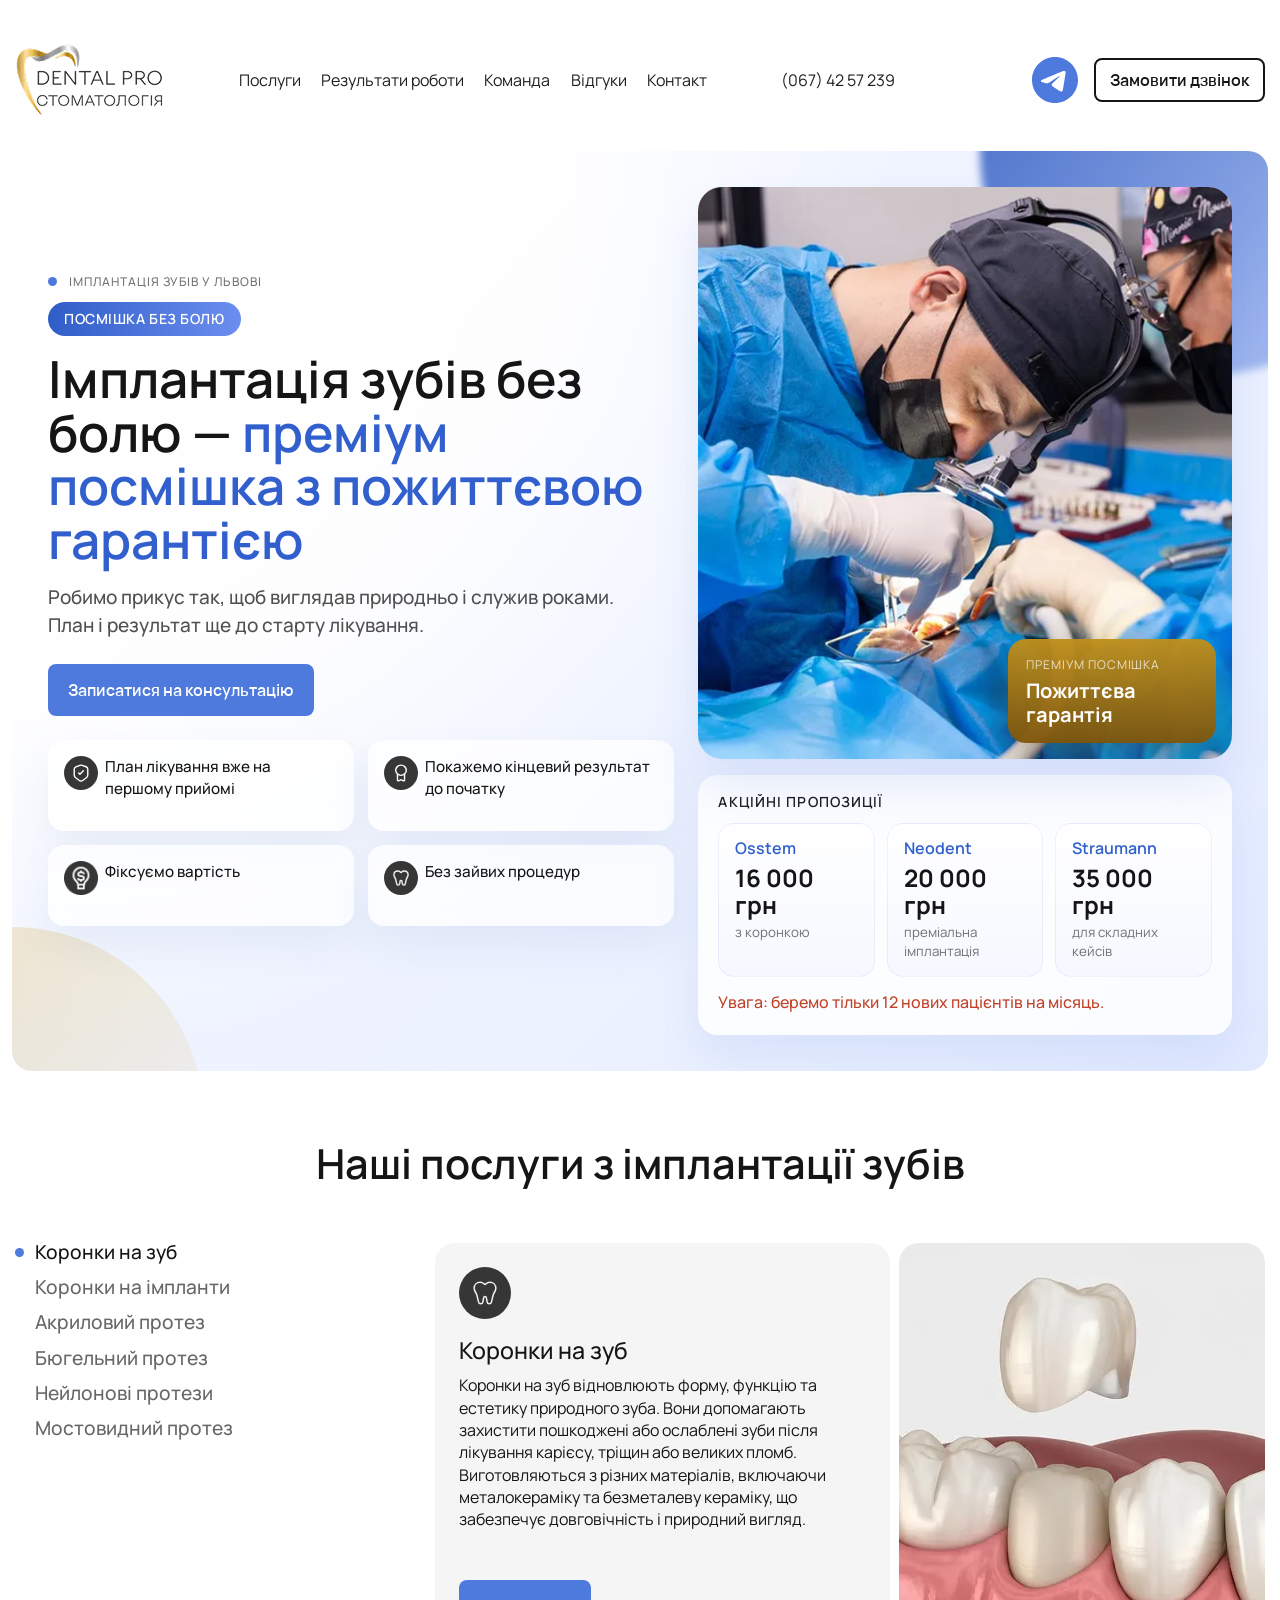
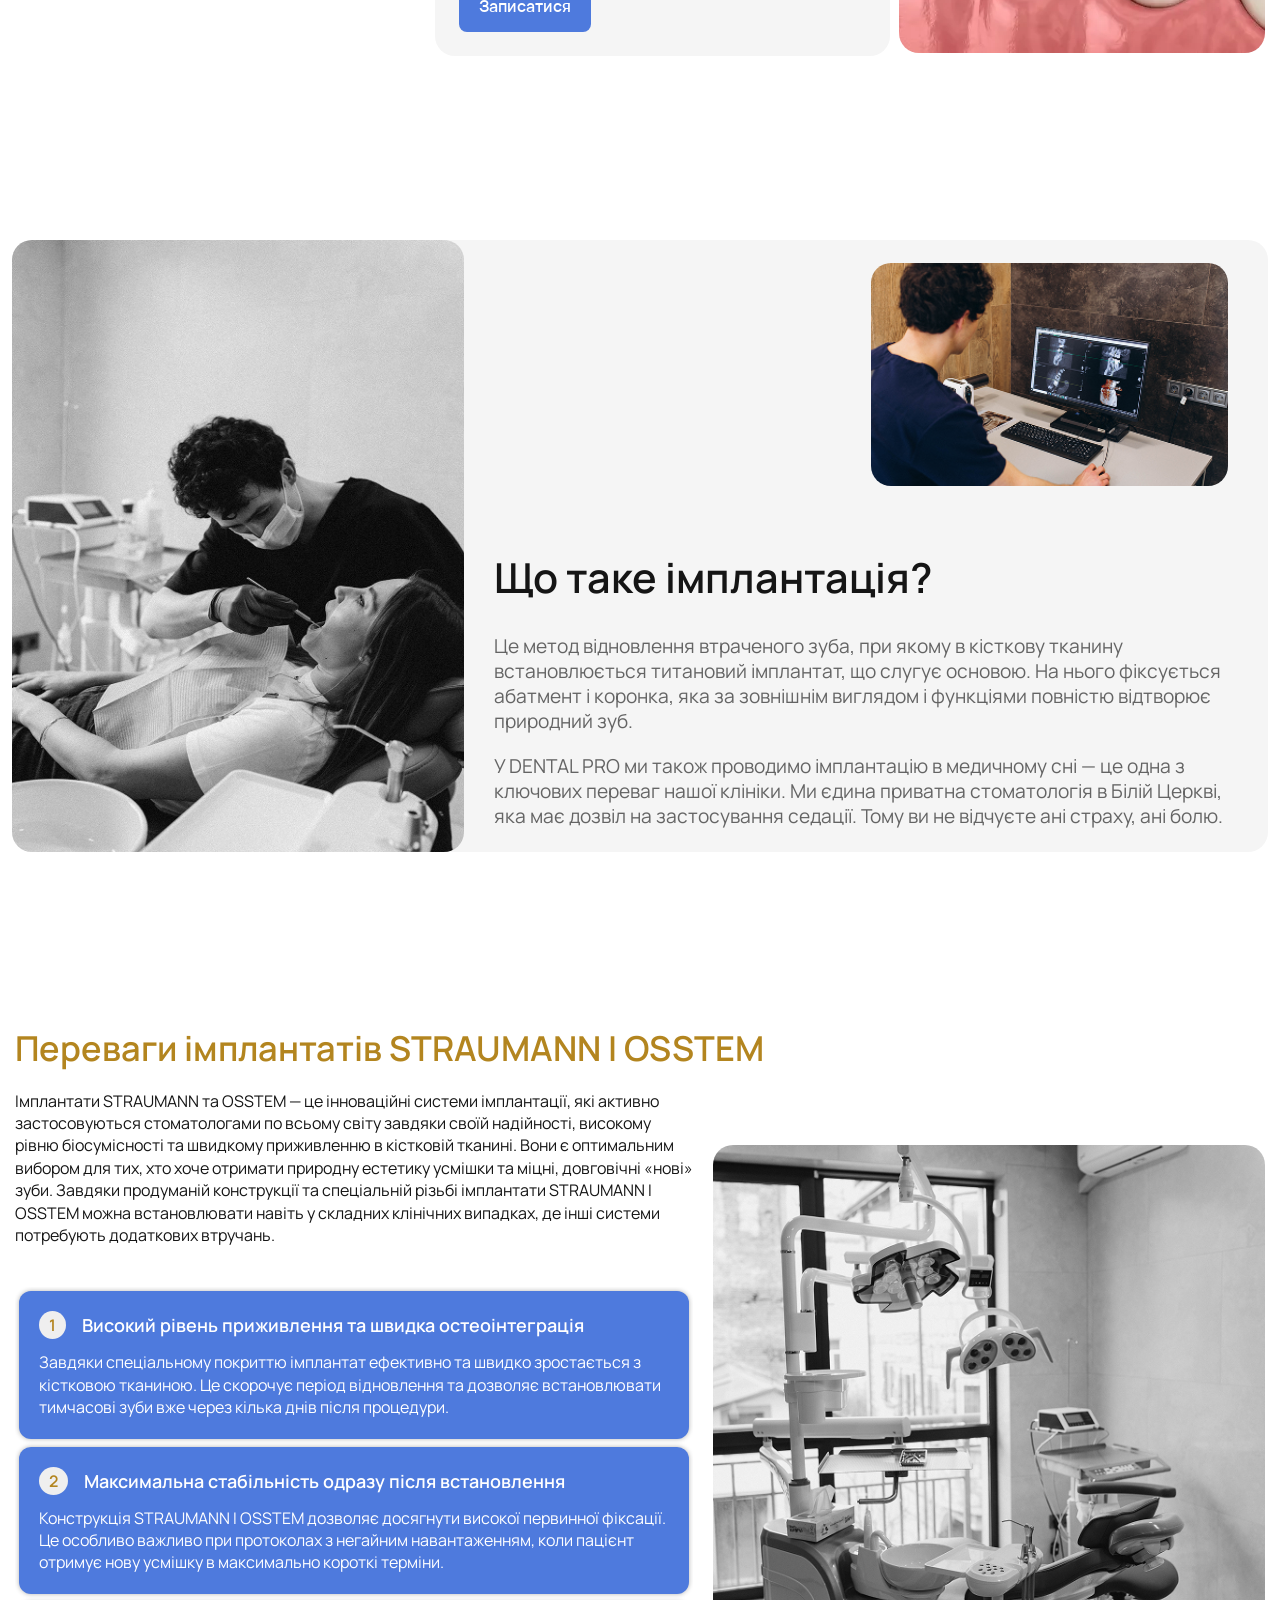
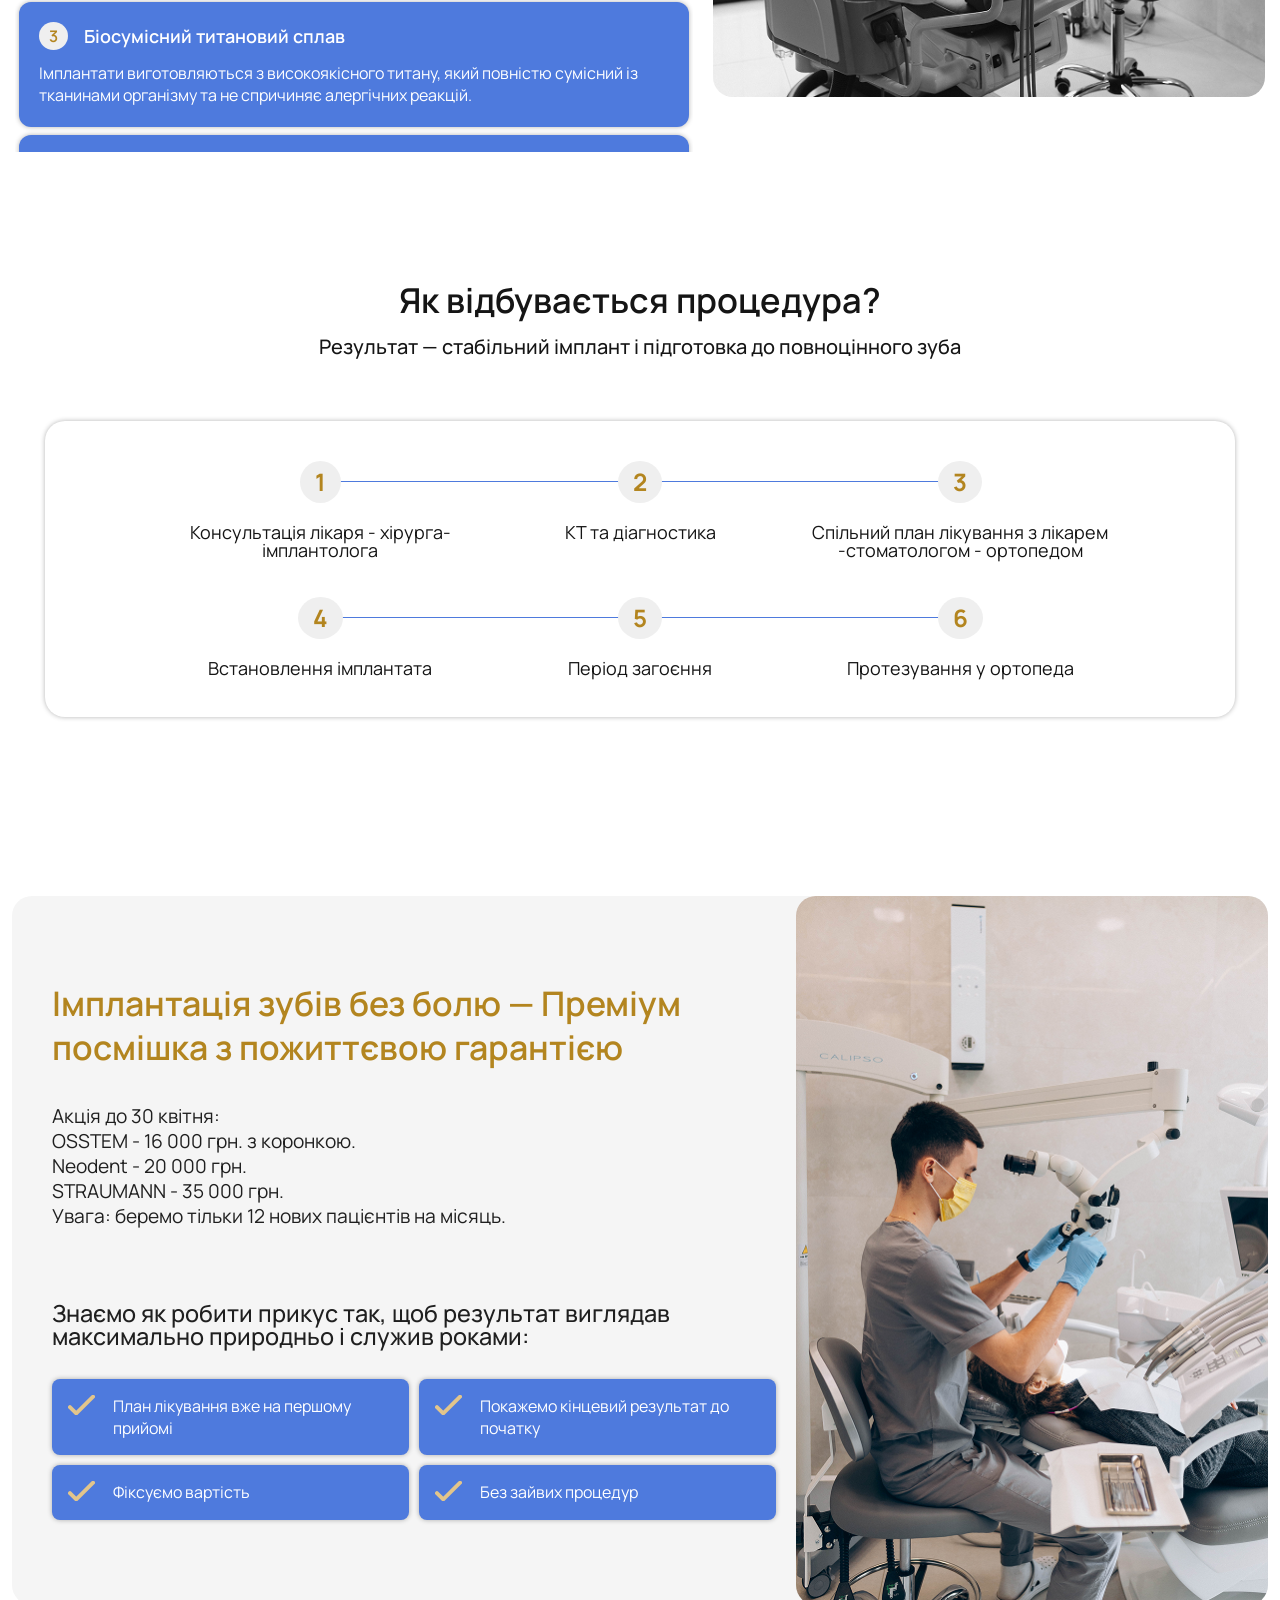
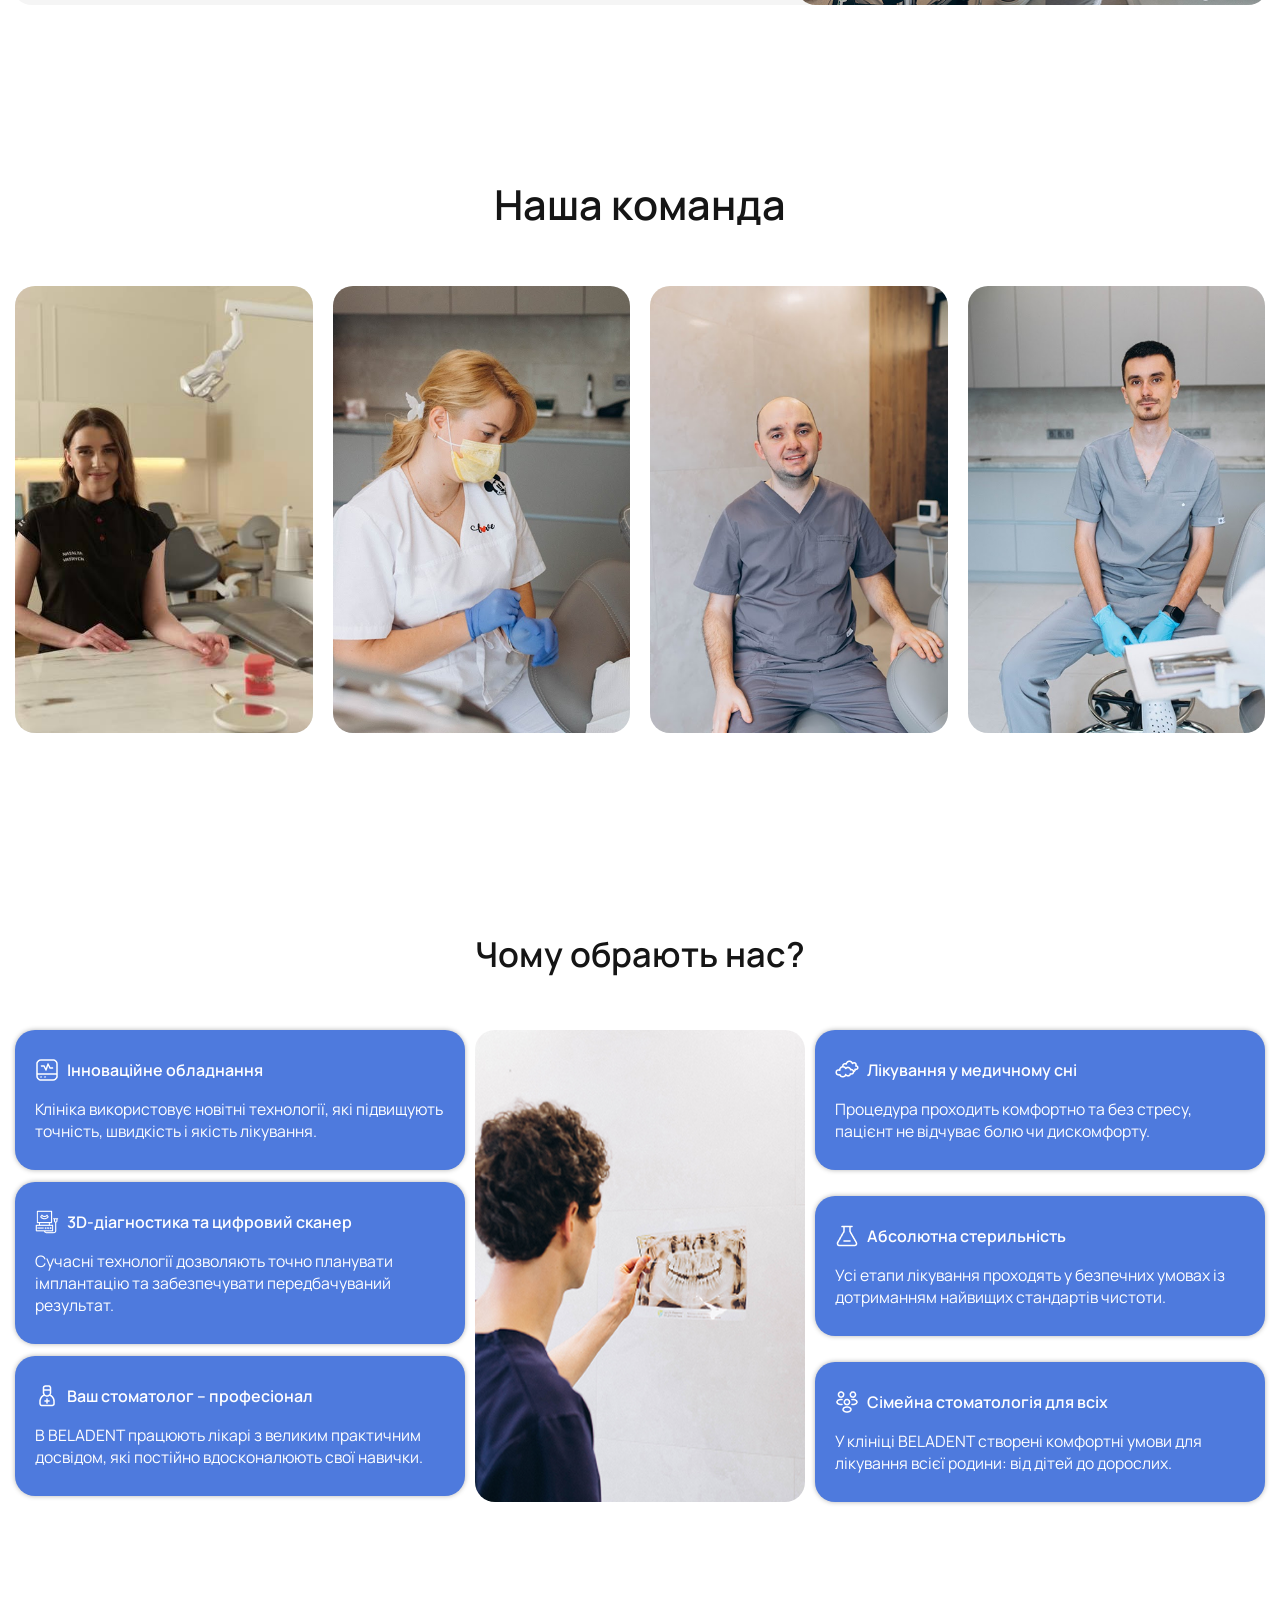
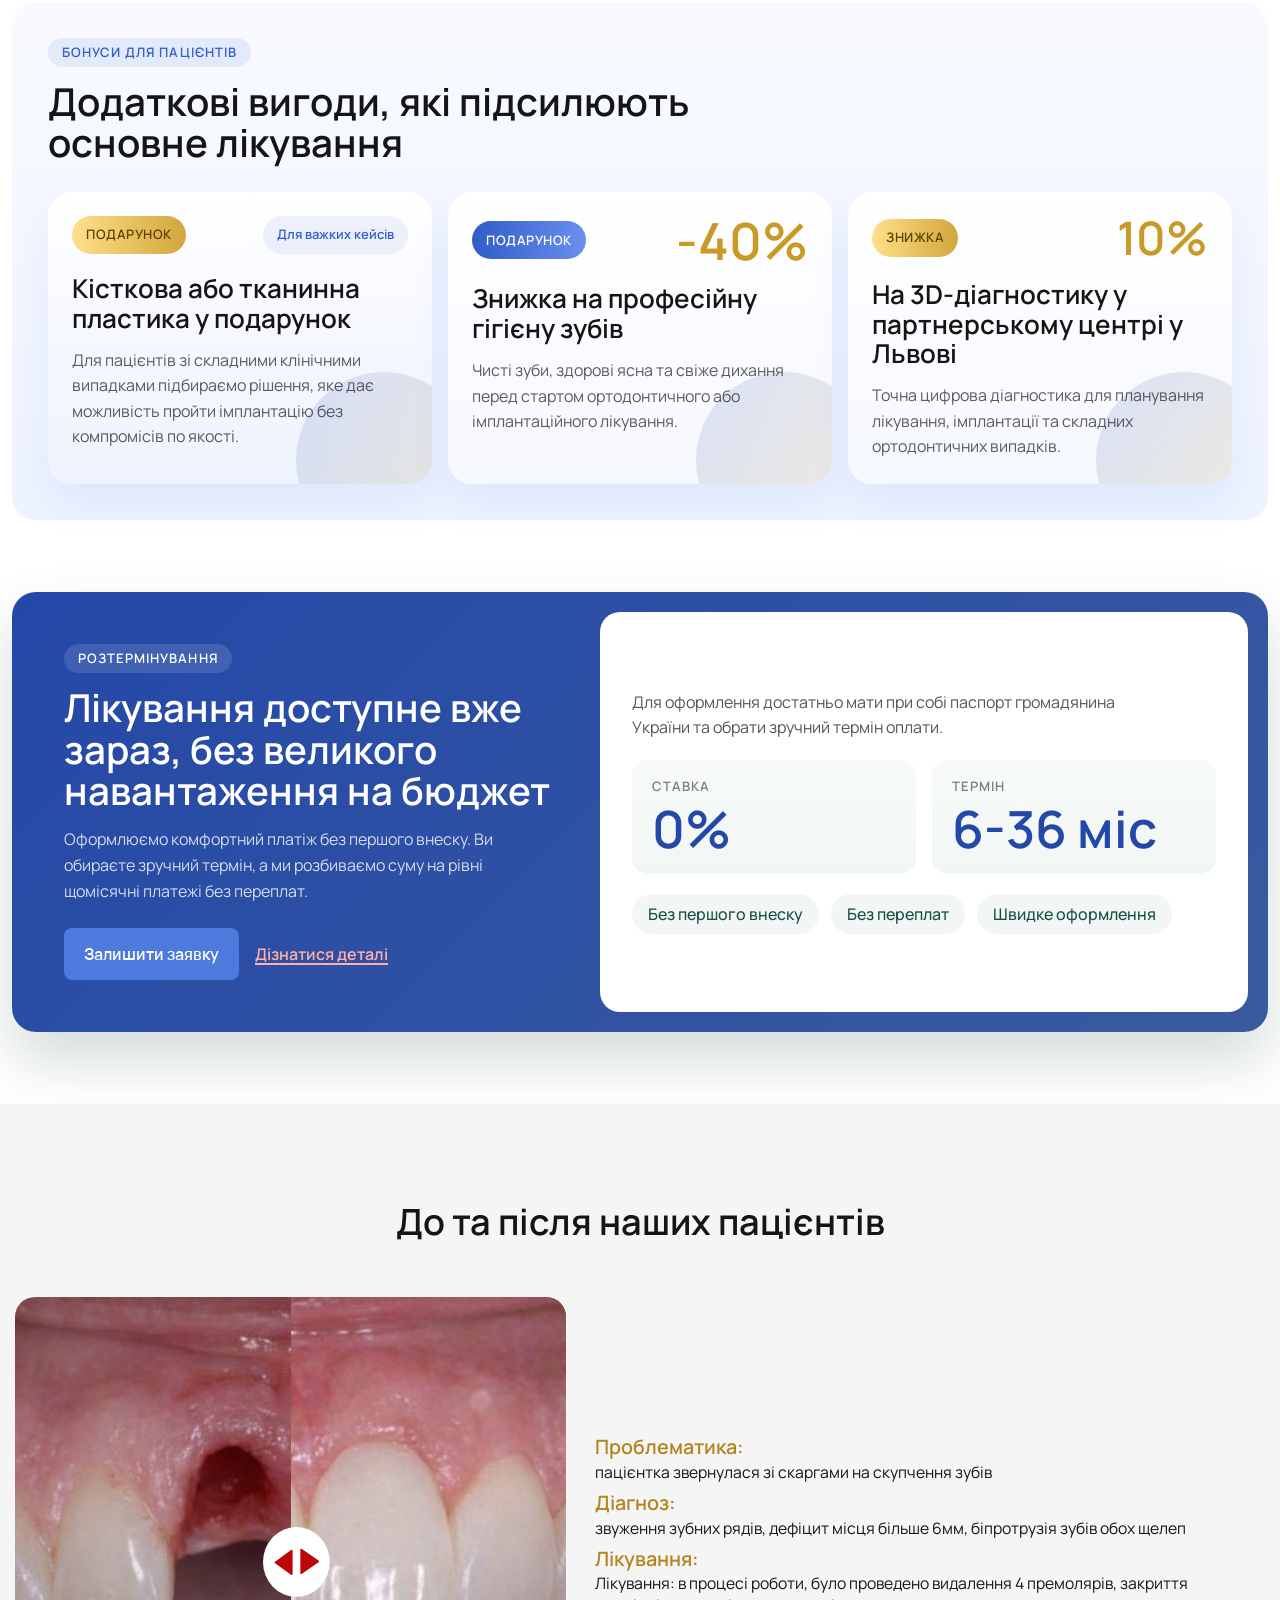
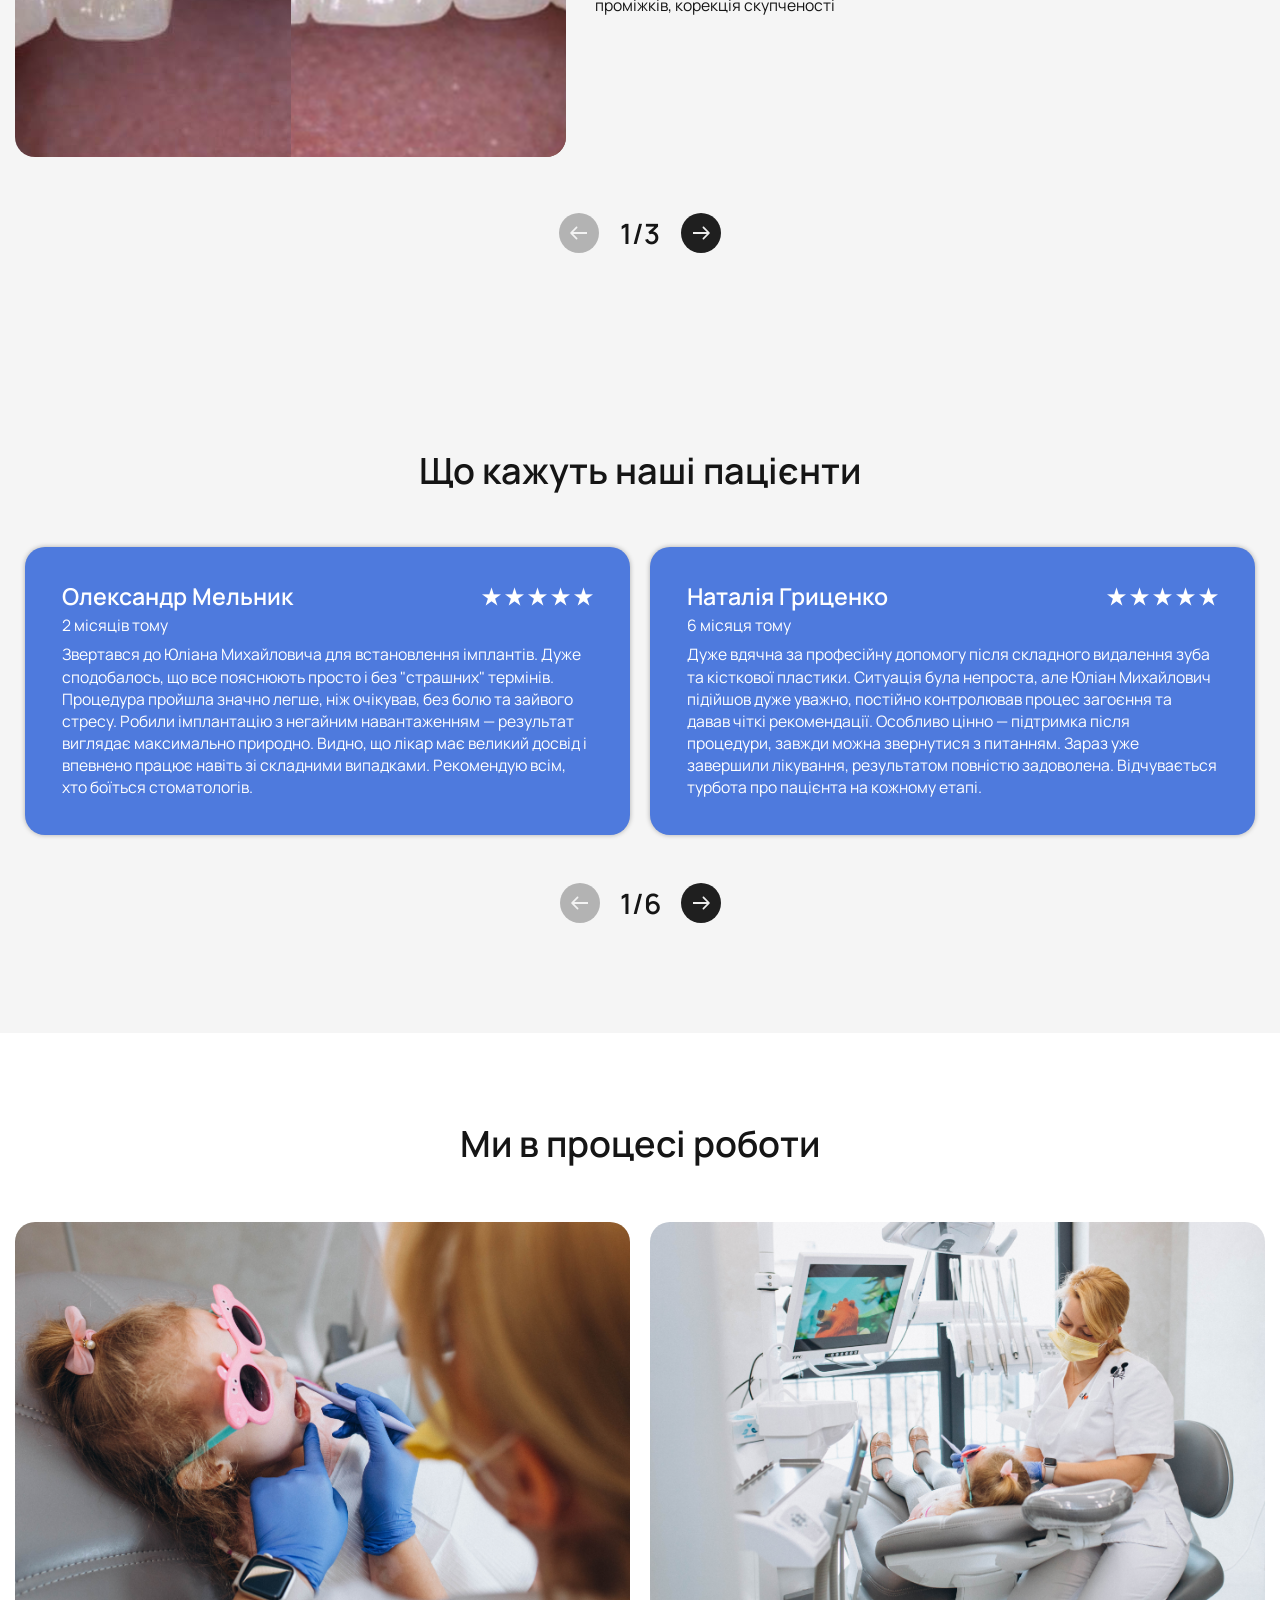
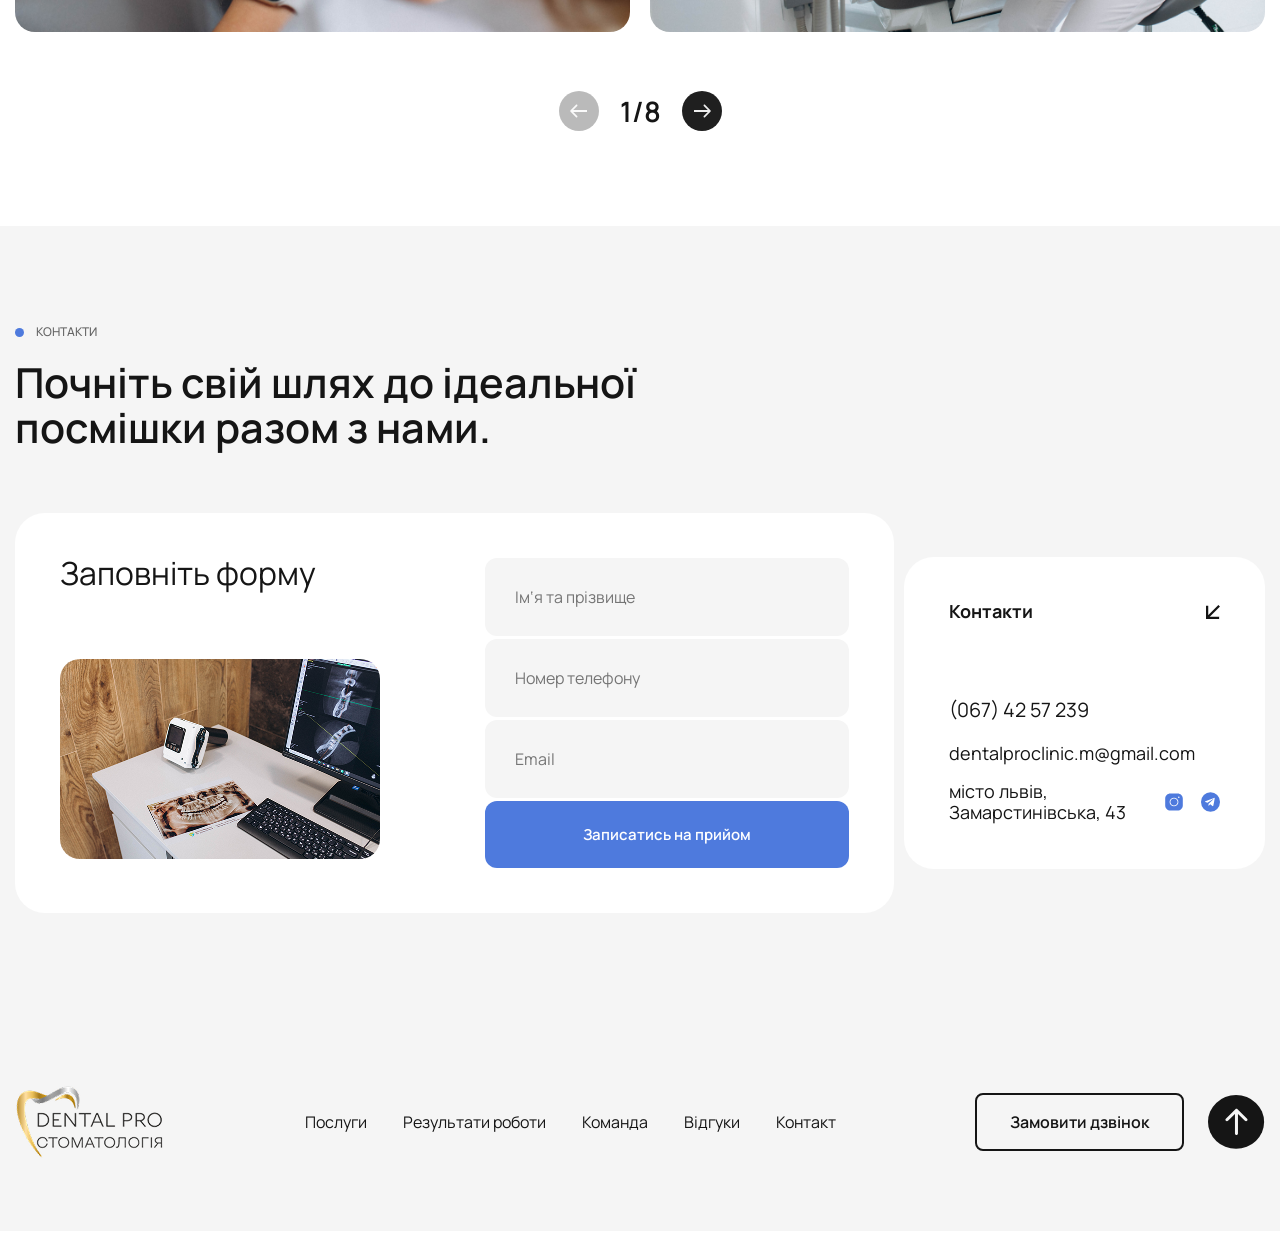
<file: index.html>
<!DOCTYPE html>
<html lang="uk">
    <head>
        <meta charset="UTF-8" />
        <meta name="viewport" content="width=device-width, initial-scale=1.0" />
        <link
            rel="preload"
            href="./assets/fonts/VelaSans-SemiBold.woff2"
            as="font"
            type="font/woff2"
            crossorigin="anonymous"
        />
        <link rel="shortcut icon" href="assets/img/favicon.png" />
        <title>Home Page</title>
        <script type="module" crossorigin="" src="./js/index.min.js?v=1767010499665"></script>
        <link rel="stylesheet" crossorigin="" href="./css/index.min.css?v=1767010499665" />
    </head>
    <body>
        <div class="wrapper">
            <header data-fls-header="" class="header">
                <div class="header__container">
                    <a href="#" class="header__logo">
                        <img src="./assets/img/23logo 1.png" alt="Beladent" />
                    </a>
                    <div class="header__menu menu">
                        <button type="button" data-fls-menu="" class="menu__icon icon-menu">
                            <img src="./assets/img/header/burger.svg" alt="Меню" />
                            <span></span>
                        </button>
                        <nav class="menu__body">
                            <ul class="menu__list">
                                <li class="menu__item">
                                    <a href="#" data-fls-scrollto=".services" class="menu__link">Послуги</a>
                                </li>
                                <li class="menu__item">
                                    <a href="#" data-fls-scrollto=".ba" class="menu__link">Результати роботи</a>
                                </li>
                                <li class="menu__item">
                                    <a href="#" data-fls-scrollto=".team" class="menu__link">Команда</a>
                                </li>
                                <li class="menu__item">
                                    <a href="#" data-fls-scrollto=".reviews" class="menu__link">Відгуки</a>
                                </li>
                                <li class="menu__item">
                                    <a href="#" data-fls-scrollto=".contacts" class="menu__link">Контакт</a>
                                </li>
                            </ul>
                        </nav>
                    </div>
                    <!--
<fetch url="@components/layout/menu/menu.json">
<each loop='item in response'>
</each>
</fetch>
-->
                    <div data-fls-dynamic=".menu__body, 992" class="header__actions actions-header">
                        <div class="actions-header__info">
                            <div class="actions-header__phones">
                                <a href="tel:+380674257239" class="actions-header__tel">(067) 42 57 239</a>
                            </div>
                            <a href="mailto:dentalproclinic.m@gmail.com" class="actions-header__email"
                                >dentalproclinic.m@gmail.com</a
                            >
                            <div class="actions-header__adress">місто львів, Замарстинівська, 43</div>
                        </div>
                        <div class="actions-header__buttons">
                            <a target="_blank" href="https://t.me/dentalpro_clinic" class="actions-header__tg">
                                <img src="./assets/img/tg.svg" alt="Телеграм" />
                            </a>
                            <a data-fls-popup-link="popup_call" href="#" class="actions-header__btn"
                                >Замовити дзвінок</a
                            >
                        </div>
                    </div>
                    <a data-fls-popup-link="popup_call" href="#" class="header__call">
                        <img src="./assets/img/call.svg" alt="Замовити дзвінок" />
                    </a>
                </div>
            </header>
            <main class="page">
                <section class="page__hero hero">
                    <div class="hero__container">
                        <div class="hero__content">
                            <div class="hero__label">Імплантація зубів у Львові</div>
                            <div class="hero__eyebrow">Посмішка без болю</div>
                            <h1 class="hero__title">
                                Імплантація зубів без болю — <span>преміум посмішка з пожиттєвою гарантією</span>
                            </h1>
                            <p class="hero__text">
                                Робимо прикус так, щоб виглядав природньо і служив роками. План і результат ще до
                                старту лікування.
                            </p>
                            <div class="hero__actions">
                                <a class="hero__btn btn" data-fls-popup-link="popup_call" href="#">Записатися на консультацію</a>
                            </div>
                            <div class="hero__advantages">
                                <div class="hero__advantage">
                                    <img src="./assets/img/hero/01.svg" alt="Icon" />
                                    <span>План лікування вже на першому прийомі</span>
                                </div>
                                <div class="hero__advantage">
                                    <img src="./assets/img/hero/02.svg" alt="Icon" />
                                    <span>Покажемо кінцевий результат до початку</span>
                                </div>
                                <div class="hero__advantage">
                                    <img src="./assets/img/hero/08.png" alt="Icon" />
                                    <span>Фіксуємо вартість</span>
                                </div>
                                <div class="hero__advantage">
                                    <img src="./assets/img/hero/03.svg" alt="Icon" />
                                    <span>Без зайвих процедур</span>
                                </div>
                            </div>
                        </div>
                        <div class="hero__visual">
                            <div class="hero__showcase">
                                <div class="hero__media">
                                    <picture>
                                        <source
                                            media="(max-width: 600px)"
                                            srcset="./assets/img/hero/main-600.webp"
                                            type="image/webp"
                                        />
                                        <img alt="Стоматолог" src="./assets/img/hero/main.png" />
                                    </picture>
                                </div>
                                <div class="hero__badge">
                                    <span class="hero__badge-label">Преміум посмішка</span>
                                    <strong>Пожиттєва гарантія</strong>
                                </div>
                            </div>
                            <div class="hero__offer">
                                <div class="hero__offer-head">Акційні пропозиції</div>
                                <div class="hero__offer-grid">
                                    <div class="hero__offer-item">
                                        <span>Osstem</span>
                                        <strong>16 000 грн</strong>
                                        <small>з коронкою</small>
                                    </div>
                                    <div class="hero__offer-item">
                                        <span>Neodent</span>
                                        <strong>20 000 грн</strong>
                                        <small>преміальна імплантація</small>
                                    </div>
                                    <div class="hero__offer-item">
                                        <span>Straumann</span>
                                        <strong>35 000 грн</strong>
                                        <small>для складних кейсів</small>
                                    </div>
                                </div>
                                <div class="hero__note">Увага: беремо тільки 12 нових пацієнтів на місяць.</div>
                            </div>
                        </div>
                    </div>
                </section>
                <section class="page__services services">
                    <div class="services__container">
                        <h2 class="services__title">Наші послуги з імплантації зубів</h2>
                        <div data-fls-tabs="" class="services__tabs">
                            <nav data-fls-tabs-titles="" class="services__navigation">
                                <button type="button" class="services-nav__title --tab-active">Коронки на зуб</button>
                                <button type="button" class="services-nav__title">Коронки на імпланти</button>
                                <button type="button" class="services-nav__title">Акриловий протез</button>
                                <button type="button" class="services-nav__title">Бюгельний протез</button>
                                <button type="button" class="services-nav__title">Нейлонові протези</button>
                                <button type="button" class="services-nav__title">Мостовидний протез</button>
                            </nav>
                            <div data-fls-tabs-body="" class="services__content">
                                <div class="services__body">
                                    <div class="services__wrapper">
                                        <div class="services__info">
                                            <div class="services__ico">
                                                <img src="./assets/img/services/ico/01.svg" alt="Icon" />
                                            </div>
                                            <h3 class="services__type">Коронки на зуб</h3>
                                            <div class="services__desc">
                                                <p>
                                                    Коронки на зуб відновлюють форму, функцію та естетику природного
                                                    зуба. Вони допомагають захистити пошкоджені або ослаблені зуби після
                                                    лікування карієсу, тріщин або великих пломб. Виготовляються з різних
                                                    матеріалів, включаючи металокераміку та безметалеву кераміку, що
                                                    забезпечує довговічність і природний вигляд.
                                                </p>
                                            </div>
                                            <a href="#" data-fls-popup-link="popup_call" class="services__btn btn"
                                                >Записатися</a
                                            >
                                        </div>
                                        <div class="services__img">
                                            <picture>
                                                <img alt="Коронки на зуб" src="./assets/img/services/01.webp" />
                                            </picture>
                                        </div>
                                    </div>
                                </div>
                                <div class="services__body">
                                    <div class="services__wrapper">
                                        <div class="services__info">
                                            <div class="services__ico">
                                                <img src="./assets/img/services/ico/01.svg" alt="Icon" />
                                            </div>
                                            <h3 class="services__type">Коронки на імпланти</h3>
                                            <div class="services__desc">
                                                <p>
                                                    Коронки на імпланти відновлюють відсутні зуби і встановлюються на
                                                    штучний імплант замість природного кореня. Вони відтворюють форму та
                                                    колір природних зубів, забезпечують міцність при жуванні та
                                                    довговічність. Це оптимальне рішення для тих, хто втратив один або
                                                    декілька зубів.
                                                </p>
                                            </div>
                                            <a href="#" data-fls-popup-link="popup_call" class="services__btn btn"
                                                >Записатися</a
                                            >
                                        </div>
                                        <div class="services__img">
                                            <picture>
                                                <img alt="Коронки на зуб" src="./assets/img/services/02.webp" />
                                            </picture>
                                        </div>
                                    </div>
                                </div>
                                <div class="services__body">
                                    <div class="services__wrapper">
                                        <div class="services__info">
                                            <div class="services__ico">
                                                <img src="./assets/img/services/ico/01.svg" alt="Icon" />
                                            </div>
                                            <h3 class="services__type">Акриловий протез</h3>
                                            <div class="services__desc">
                                                <p>
                                                    Акриловий протез — легкий і гіпоалергенний знімний протез, який
                                                    відрізняється високою міцністю і естетикою. Він зручний у
                                                    використанні та не викликає подразнень ясен. Ідеально підходить для
                                                    пацієнтів, які потребують часткової заміни зубів.
                                                </p>
                                            </div>
                                            <a href="#" data-fls-popup-link="popup_call" class="services__btn btn"
                                                >Записатися</a
                                            >
                                        </div>
                                        <div class="services__img">
                                            <picture>
                                                <img alt="Коронки на зуб" src="./assets/img/services/03.webp" />
                                            </picture>
                                        </div>
                                    </div>
                                </div>
                                <div class="services__body">
                                    <div class="services__wrapper">
                                        <div class="services__info">
                                            <div class="services__ico">
                                                <img src="./assets/img/services/ico/01.svg" alt="Icon" />
                                            </div>
                                            <h3 class="services__type">Бюгельний протез</h3>
                                            <div class="services__desc">
                                                <p>
                                                    Бюгельний протез — це зручний і естетичний знімний протез, який
                                                    використовується для часткової заміни зубів. Він міцний, легкий та зручно
                                                    сидить у患者 рту.
                                                </p>
                                            </div>
                                            <a href="#" data-fls-popup-link="popup_call" class="services__btn btn"
                                                >Записатися</a
                                            >
                                        </div>
                                        <div class="services__img">
                                            <picture>
                                                <img alt="Коронки на зуб" src="./assets/img/services/04.webp" />
                                            </picture>
                                        </div>
                                    </div>
                                </div>
                                <div class="services__body">
                                    <div class="services__wrapper">
                                        <div class="services__info">
                                            <div class="services__ico">
                                                <img src="./assets/img/services/ico/01.svg" alt="Icon" />
                                            </div>
                                            <h3 class="services__type">Нейлонові протези</h3>
                                            <div class="services__desc">
                                                <p>
                                                    Нейлонові протези виготовляються з гнучкого матеріалу, що повторює
                                                    форму ясен. Вони легкі, комфортні та не викликають подразнень.
                                                    Ідеально підходять для пацієнтів з підвищеною чутливістю або для
                                                    тих, хто шукає естетичне та зручне рішення для часткової або повної
                                                    заміни зубів.
                                                </p>
                                            </div>
                                            <a href="#" data-fls-popup-link="popup_call" class="services__btn btn"
                                                >Записатися</a
                                            >
                                        </div>
                                        <div class="services__img">
                                            <picture>
                                                <img alt="Коронки на зуб" src="./assets/img/services/05.webp" />
                                            </picture>
                                        </div>
                                    </div>
                                </div>
                                <div class="services__body">
                                    <div class="services__wrapper">
                                        <div class="services__info">
                                            <div class="services__ico">
                                                <img src="./assets/img/services/ico/01.svg" alt="Icon" />
                                            </div>
                                            <h3 class="services__type">Мостовидний протез</h3>
                                            <div class="services__desc">
                                                <p>
                                                    Мостовидний протез відновлює один або декілька відсутніх зубів,
                                                    спираючись на сусідні здорові зуби. Він міцно фіксується та дозволяє
                                                    відновити жувальну функцію та естетику посмішки. Це класичне та
                                                    надійне рішення для пацієнтів, які не потребують імплантів.
                                                </p>
                                            </div>
                                            <a href="#" data-fls-popup-link="popup_call" class="services__btn btn"
                                                >Записатися</a
                                            >
                                        </div>
                                        <div class="services__img">
                                            <picture>
                                                <img alt="Коронки на зуб" src="./assets/img/services/06.webp" />
                                            </picture>
                                        </div>
                                    </div>
                                </div>
                            </div>
                        </div>
                        <div data-fls-slider="" class="services__slider swiper">
                            <div class="services__btns">
                                <button type="button" class="services-swiper-button-prev">
                                    <img src="./assets/img/slider_arr.svg" alt="Назад" />
                                </button>
                                <div class="services__counter" data-counter="">1/2</div>
                                <button type="button" class="services-swiper-button-next">
                                    <img src="./assets/img/slider_arr.svg" alt="Вперед" />
                                </button>
                            </div>
                            <div class="services__wrapper-slider swiper-wrapper">
                                <div class="services__slide swiper-slide">
                                    <div class="services__wrapper">
                                        <div class="services__info">
                                            <div class="services__ico">
                                                <img src="./assets/img/services/ico/01.svg" alt="Icon" />
                                            </div>
                                            <h3 class="services__type">Коронки на зуб</h3>
                                            <div class="services__desc">
                                                <p>
                                                    Коронки на зуб відновлюють форму, функцію та естетику природного
                                                    зуба. Вони допомагають захистити пошкоджені або ослаблені зуби після
                                                    лікування карієсу, тріщин або великих пломб. Виготовляються з різних
                                                    матеріалів, включаючи металокераміку та безметалеву кераміку, що
                                                    забезпечує довговічність і природний вигляд.
                                                </p>
                                            </div>
                                            <a href="#" data-fls-popup-link="popup_call" class="services__btn btn"
                                                >Записатися</a
                                            >
                                        </div>
                                        <div class="services__img">
                                            <picture>
                                                <img alt="Коронки на зуб" src="./assets/img/services/01.webp" />
                                            </picture>
                                        </div>
                                    </div>
                                </div>
                                <div class="services__slide swiper-slide">
                                    <div class="services__wrapper">
                                        <div class="services__info">
                                            <div class="services__ico">
                                                <img src="./assets/img/services/ico/01.svg" alt="Icon" />
                                            </div>
                                            <h3 class="services__type">Коронки на імпланти</h3>
                                            <div class="services__desc">
                                                <p>
                                                    Коронки на імпланти відновлюють відсутні зуби і встановлюються на
                                                    штучний імплант замість природного кореня. Вони відтворюють форму та
                                                    колір природних зубів, забезпечують міцність при жуванні та
                                                    довговічність. Це оптимальне рішення для тих, хто втратив один або
                                                    декілька зубів.
                                                </p>
                                            </div>
                                            <a href="#" data-fls-popup-link="popup_call" class="services__btn btn"
                                                >Записатися</a
                                            >
                                        </div>
                                        <div class="services__img">
                                            <picture>
                                                <img alt="Коронки на зуб" src="./assets/img/services/02.webp" />
                                            </picture>
                                        </div>
                                    </div>
                                </div>
                                <div class="services__slide swiper-slide">
                                    <div class="services__wrapper">
                                        <div class="services__info">
                                            <div class="services__ico">
                                                <img src="./assets/img/services/ico/01.svg" alt="Icon" />
                                            </div>
                                            <h3 class="services__type">Акриловий протез</h3>
                                            <div class="services__desc">
                                                <p>
                                                    Акриловий протез — легкий і гіпоалергенний знімний протез, який
                                                    відрізняється високою міцністю і естетикою. Він зручний у
                                                    використанні та не викликає подразнень ясен. Ідеально підходить для
                                                    пацієнтів, які потребують часткової заміни зубів.
                                                </p>
                                            </div>
                                            <a href="#" data-fls-popup-link="popup_call" class="services__btn btn"
                                                >Записатися</a
                                            >
                                        </div>
                                        <div class="services__img">
                                            <picture>
                                                <img alt="Коронки на зуб" src="./assets/img/services/03.webp" />
                                            </picture>
                                        </div>
                                    </div>
                                </div>
                                <div class="services__slide swiper-slide">
                                    <div class="services__wrapper">
                                        <div class="services__info">
                                            <div class="services__ico">
                                                <img src="./assets/img/services/ico/01.svg" alt="Icon" />
                                            </div>
                                            <h3 class="services__type">Нейлонові протези</h3>
                                            <div class="services__desc">
                                                <p>
                                                    Нейлонові протези виготовляються з гнучкого матеріалу, що повторює
                                                    форму ясен. Вони легкі, комфортні та не викликають подразнень.
                                                    Ідеально підходять для пацієнтів з підвищеною чутливістю або для
                                                    тих, хто шукає естетичне та зручне рішення для часткової або повної
                                                    заміни зубів.
                                                </p>
                                            </div>
                                            <a href="#" data-fls-popup-link="popup_call" class="services__btn btn"
                                                >Записатися</a
                                            >
                                        </div>
                                        <div class="services__img">
                                            <picture>
                                                <img alt="Коронки на зуб" src="./assets/img/services/04.webp" />
                                            </picture>
                                        </div>
                                    </div>
                                </div>
                                <div class="services__slide swiper-slide">
                                    <div class="services__wrapper">
                                        <div class="services__info">
                                            <div class="services__ico">
                                                <img src="./assets/img/services/ico/01.svg" alt="Icon" />
                                            </div>
                                            <h3 class="services__type">Нейлонові протези</h3>
                                            <div class="services__desc">
                                                <p>
                                                    Нейлонові протези виготовляються з гнучкого матеріалу, що повторює
                                                    форму ясен. Вони легкі, комфортні та не викликають подразнень.
                                                    Ідеально підходять для пацієнтів з підвищеною чутливістю або для
                                                    тих, хто шукає естетичне та зручне рішення для часткової або повної
                                                    заміни зубів.
                                                </p>
                                            </div>
                                            <a href="#" data-fls-popup-link="popup_call" class="services__btn btn"
                                                >Записатися</a
                                            >
                                        </div>
                                        <div class="services__img">
                                            <picture>
                                                <img alt="Коронки на зуб" src="./assets/img/services/05.webp" />
                                            </picture>
                                        </div>
                                    </div>
                                </div>
                                <div class="services__slide swiper-slide">
                                    <div class="services__wrapper">
                                        <div class="services__info">
                                            <div class="services__ico">
                                                <img src="./assets/img/services/ico/01.svg" alt="Icon" />
                                            </div>
                                            <h3 class="services__type">Мостовидний протез</h3>
                                            <div class="services__desc">
                                                <p>
                                                    Мостовидний протез відновлює один або декілька відсутніх зубів,
                                                    спираючись на сусідні здорові зуби. Він міцно фіксується та дозволяє
                                                    відновити жувальну функцію та естетику посмішки. Це класичне та
                                                    надійне рішення для пацієнтів, які не потребують імплантів.
                                                </p>
                                            </div>
                                            <a href="#" data-fls-popup-link="popup_call" class="services__btn btn"
                                                >Записатися</a
                                            >
                                        </div>
                                        <div class="services__img">
                                            <picture>
                                                <img alt="Коронки на зуб" src="./assets/img/services/06.webp" />
                                            </picture>
                                        </div>
                                    </div>
                                </div>
                            </div>
                        </div>
                    </div>
                </section>
                <section class="page__what what">
                    <div class="what__container">
                        <div class="what__img">
                            <picture>
                                <img alt="Лікар" src="./assets/img/what/what.jpg" />
                            </picture>
                        </div>
                        <div class="what__content">
                            <div class="what__video">
                                <img src="assets/img/what/doc-computer.png" alt="doc-computer" style="border-radius: 1.25rem;">
                            </div>
                            <h2 class="what__title">Що таке імплантація?</h2>
                            <div class="what__text">
                                <p>
                                    Це метод відновлення втраченого зуба, при якому в кісткову тканину встановлюється
                                    титановий імплантат, що слугує основою. На нього фіксується абатмент і коронка, 
                                    яка за зовнішнім виглядом і функціями повністю відтворює природний зуб.
                                </p>
                                <p>
                                    У DENTAL PRO ми також проводимо імплантацію в медичному сні — це одна з ключових переваг
                                    нашої клініки. Ми єдина приватна стоматологія в Білій Церкві, яка має дозвіл на застосування
                                    седації. Тому ви не відчуєте ані страху, ані болю.
                                </p>
                            </div>
                        </div>
                    </div>
                </section>
                <section class="page__features features">
                    <div class="features__container">
                        <h2 class="features__title">Переваги імплантатів STRAUMANN І OSSTEM</h2>
                        <div class="features__wrapper">
                            <div class="features__content">
                                <div class="features__desc">
                                   Імплантати STRAUMANN та OSSTEM — це інноваційні системи імплантації, які активно
                                   застосовуються стоматологами по всьому світу завдяки своїй надійності, високому
                                   рівню біосумісності та швидкому приживленню в кістковій тканині. Вони є оптимальним
                                   вибором для тих, хто хоче отримати природну естетику усмішки та міцні, довговічні «нові» зуби. Завдяки продуманій конструкції та спеціальній різьбі імплантати STRAUMANN І OSSTEM можна встановлювати навіть у складних клінічних випадках, де інші системи потребують додаткових втручань.
                                </div>
                                <div class="features__row">
                                    <div class="features__item">
                                        <div class="features__punct">
                                            <div class="features__num">1</div>
                                            <span>Високий рівень приживлення та швидка остеоінтеграція</span>
                                        </div>
                                        <div class="features__text">
                                            Завдяки спеціальному покриттю імплантат ефективно
                                            та швидко зростається з кістковою тканиною.
                                            Це скорочує період відновлення та дозволяє
                                            встановлювати тимчасові зуби вже через кілька днів після процедури.
                                        </div>
                                    </div>
                                    <div class="features__item">
                                        <div class="features__punct">
                                            <div class="features__num">2</div>
                                            <span>Максимальна стабільність одразу після встановлення</span>
                                        </div>
                                        <div class="features__text">
                                            Конструкція STRAUMANN І OSSTEM дозволяє досягнути високої первинної фіксації. Це
                                            особливо важливо при протоколах з негайним навантаженням, коли пацієнт
                                            отримує нову усмішку в максимально короткі терміни.
                                        </div>
                                    </div>
                                    <div class="features__item">
                                        <div class="features__punct">
                                            <div class="features__num">3</div>
                                            <span>Біосумісний титановий сплав</span>
                                        </div>
                                        <div class="features__text">
                                            Імплантати виготовляються з високоякісного титану,
                                            який повністю сумісний із тканинами організму та не спричиняє алергічних реакцій.
                                        </div>
                                    </div>
                                    <div class="features__item">
                                        <div class="features__punct">
                                            <div class="features__num">4</div>
                                            <span>Мінімальна травматичність процедури</span>
                                        </div>
                                        <div class="features__text">
                                            Завдяки продуманій конструкції імплантат можна встановлювати
                                            навіть у складних клінічних ситуаціях, зберігаючи кісткову
                                            тканину та скорочуючи час відновлення.
                                        </div>
                                    </div>
                                    <div class="features__item">
                                        <div class="features__punct">
                                            <div class="features__num">5</div>
                                            <span>Довготривалий результат</span>
                                        </div>
                                        <div class="features__text">
                                           STRAUMANN І OSSTEM — це перевірені системи з високими
                                           показниками успішності у світовій практиці. При належному
                                           догляді імпланти можуть служити 10–20 років і більше.
                                        </div>
                                    </div>
                                    <div class="features__item">
                                        <div class="features__punct">
                                            <div class="features__num">6</div>
                                            <span>Підходять навіть при обмеженому об’ємі кістки</span>
                                        </div>
                                        <div class="features__text">
                                            Завдяки особливостям форми та різьби імплантати
                                            STRAUMANN І OSSTEM можна встановлювати у випадках
                                            недостатнього об’єму кісткової тканини без потреби
                                            в додаткових процедурах.
                                        </div>
                                    </div>
                                </div>
                            </div>
                            <div data-fls-dynamic=".features__row, 991.92, 3" class="features__img">
                                <picture>
                                    <img alt="Імпланти" src="./assets/img/features/image.png" style="border-radius: 1.25rem;" />
                                </picture>
                            </div>
                        </div>
                    </div>
                </section>
                <section class="pahe__how how">
                    <div class="how__container">
                        <h2 class="how__title">Як відбувається процедура?</h2>
                        <div class="how__text">Результат — стабільний імплант і підготовка до повноцінного зуба</div>
                        <div class="how__content">
                            <div class="how__row">
                                <div class="how__item">
                                    <div class="how__num">1</div>
                                    <div class="how__desc">Консультація лікаря - хірурга-імплантолога</div>
                                </div>
                                <div class="how__item">
                                    <div class="how__num">2</div>
                                    <div class="how__desc">КТ та діагностика</div>
                                </div>
                                <div class="how__item how_non">
                                    <div class="how__num">3</div>
                                    <div class="how__desc">
                                        Спільний план лікування з лікарем -стоматологом - ортопедом
                                    </div>
                                </div>
                                <div class="how__item">
                                    <div class="how__num">4</div>
                                    <div class="how__desc">Встановлення імплантата</div>
                                </div>
                                <div class="how__item">
                                    <div class="how__num">5</div>
                                    <div class="how__desc">Період загоєння</div>
                                </div>
                                <div class="how__item how_non">
                                    <div class="how__num">6</div>
                                    <div class="how__desc">Протезування у ортопеда</div>
                                </div>
                            </div>
                        </div>
                    </div>
                </section>
                <section class="page__implants implants">
                    <div class="implants__container">
                        <div class="implants__content">
                            <h2 class="implants__title">Імплантація зубів без болю — Преміум посмішка з пожиттєвою гарантією</h2>
                            <div class="implants__text">
                                <p>Акція до 30 квітня:</p>
                                <p>OSSTEM - 16 000 грн. з коронкою.</p>
                                <p>Neodent - 20 000 грн.</p>
                                <p>STRAUMANN - 35 000 грн.</p>
                                <p>Увага: беремо тільки 12 нових пацієнтів на місяць.</p>
                            </div>
                            <div class="implants__when">Знаємо як робити прикус так, щоб результат виглядав максимально природньо і служив роками:</div>
                            <div class="implants__row">
                                <div class="implants__item">
                                    <span>План лікування вже на першому прийомі</span>
                                </div>
                                <div class="implants__item">
                                    <span>Покажемо кінцевий результат до початку</span>
                                </div>
                                <div class="implants__item">
                                    <span>Фіксуємо вартість</span>
                                </div>
                                <div class="implants__item">
                                    <span>Без зайвих процедур</span>
                                </div>
                            </div>
                        </div>
                        <div class="implants__img">
                            <picture>
                                <img alt="Імплантація" src="./assets/img/implants/implants.png" />
                            </picture>
                        </div>
                    </div>
                </section>
                <section class="page__team team">
                    <div class="team__container">
                        <h2 class="team__title">Наша команда</h2>
                        <div data-fls-slider="" class="team__slider swiper">
                            <div class="team__wrapper swiper-wrapper">
                                <div class="team__slide swiper-slide">
                                    <picture>
                                        <img alt="Ватрич Наталія Сергіївна" src="assets/img/team/doc2.jpg" />
                                    </picture>
                                    <div class="team__info">
                                        <div class="team__name">Ватрич Наталія Сергіївна</div>
                                        <div class="team__role">Лікар-ортодонт</div>
                                        <div class="team__tex">
                                            Прийом включає повну діагностику: консультацію, аналіз прикусу, 
                                            складання індивідуального плану лікування. Основна мета — не лише 
                                            рівні зуби, а й правильна функція щелеп та довготривалий стабільний 
                                            результат.
                                        </div>
                                        <a data-fls-popup-link="popup_doc_1" href="#" class="team__btn">Про лікаря</a>
                                    </div>
                                </div>
                                <div class="team__slide swiper-slide">
                                    <picture>
                                        <img alt="Іванюк Владислав Леонідович" src="./assets/img/team/03.png" />
                                    </picture>
                                    <div class="team__info">
                                        <div class="team__name">Огорілко Олена Ярославівна</div>
                                        <div class="team__role">Лікар-стоматолог для дітей</div>
                                        <div class="team__tex">
                                            Мій принцип у роботі — робити лікування максимально безпечним, комфортним і
                                            позитивним для дитини, щоб формувати здорові звички на все життя.
                                        </div>
                                        <a href="#" data-fls-popup-link="popup_doc_2" class="team__btn">Про лікаря</a>
                                    </div>
                                </div>
                                <div class="team__slide swiper-slide">
                                    <picture>
                                        <img alt="Володченко Тарас Андрійович" src="./assets/img/team/01.png" />
                                    </picture>
                                    <div class="team__info">
                                        <div class="team__name">Микулич Юліан Михайлович</div>
                                        <div class="team__role">Лікар-стоматолог-хірург, імплантолог</div>
                                        <div class="team__tex">
                                            Мій підхід — це відповідальність, точна діагностика, професіоналізм і
                                            впевненість у результаті.
                                        </div>
                                        <a data-fls-popup-link="popup_doc_3" href="#" class="team__btn">Про лікаря</a>
                                    </div>
                                </div>
                                <div class="team__slide swiper-slide">
                                    <picture>
                                        <img alt="Поліщук Олександр Олександрович" src="./assets/img/team/02.png" />
                                    </picture>
                                    <div class="team__info">
                                        <div class="team__name">Пуканюк Богдан Іванович</div>
                                        <div class="team__role">Лікар-стоматолог-ортопед</div>
                                        <div class="team__tex">
                                            Головний принцип у роботі — створення не лише естетичного, а й функціонально
                                            правильного результату, який буде комфортним і довготривалим для пацієнта.
                                        </div>
                                        <a href="#" data-fls-popup-link="popup_doc_4" class="team__btn">Про лікаря</a>
                                    </div>
                                </div>
                            </div>
                        </div>
                    </div>
                </section>
                <section class="page__why why">
                    <div class="why__container">
                        <h2 class="why__title">Чому обрають нас?</h2>
                        <div class="why__row">
                            <div class="why__left">
                                <div class="why__item">
                                    <div class="why__label">
                                        <img src="./assets/img/why/01.png" alt="Icon" />
                                        <span>Інноваційне обладнання</span>
                                    </div>
                                    <div class="why__text">
                                        Клініка використовує новітні технології, які підвищують точність, швидкість і
                                        якість лікування.
                                    </div>
                                </div>
                                <div class="why__item">
                                    <div class="why__label">
                                        <img src="./assets/img/why/02.png" alt="Icon" />
                                        <span>3D-діагностика та цифровий сканер</span>
                                    </div>
                                    <div class="why__text">
                                        Сучасні технології дозволяють точно планувати імплантацію та забезпечувати
                                        передбачуваний результат.
                                    </div>
                                </div>
                                <div class="why__item">
                                    <div class="why__label">
                                        <img src="./assets/img/why/03.png" alt="Icon" />
                                        <span>Ваш стоматолог – професіонал</span>
                                    </div>
                                    <div class="why__text">
                                        В BELADENT працюють лікарі з великим практичним досвідом, які постійно
                                        вдосконалюють свої навички.
                                    </div>
                                </div>
                            </div>
                            <div class="why__img">
                                <picture>
                                    <img alt="Стоматологи" src="./assets/img/why/why.png" />
                                </picture>
                            </div>
                            <div class="why__right">
                                <div class="why__item">
                                    <div class="why__label">
                                        <img src="./assets/img/why/04.png" alt="Icon" />
                                        <span>Лікування у медичному сні</span>
                                    </div>
                                    <div class="why__text">
                                        Процедура проходить комфортно та без стресу, пацієнт не відчуває болю чи
                                        дискомфорту.
                                    </div>
                                </div>
                                <div class="why__item">
                                    <div class="why__label">
                                        <img src="./assets/img/why/05.png" alt="Icon" />
                                        <span>Абсолютна стерильність</span>
                                    </div>
                                    <div class="why__text">
                                        Усі етапи лікування проходять у безпечних умовах із дотриманням найвищих
                                        стандартів чистоти.
                                    </div>
                                </div>
                                <div class="why__item">
                                    <div class="why__label">
                                        <img src="./assets/img/why/06.png" alt="Icon" />
                                        <span>Сімейна стоматологія для всіх</span>
                                    </div>
                                    <div class="why__text">
                                        У клініці BELADENT створені комфортні умови для лікування всієї родини: від
                                        дітей до дорослих.
                                    </div>
                                </div>
                            </div>
                        </div>
                    </div>
                </section>
                <section class="page__bonuses bonuses">
                    <div class="bonuses__container">
                        <div class="bonuses__heading">
                            <div class="bonuses__label">Бонуси для пацієнтів</div>
                            <h2 class="bonuses__title">Додаткові вигоди, які підсилюють основне лікування</h2>
                        </div>
                        <div class="bonuses__grid">
                            <article class="bonuses__card bonuses__card--gift">
                                <div class="bonuses__card-top">
                                    <span class="bonuses__pill">Подарунок</span>
                                    <span class="bonuses__mark">Для важких кейсів</span>
                                </div>
                                <h3 class="bonuses__card-title">Кісткова або тканинна пластика у подарунок</h3>
                                <p class="bonuses__card-text">
                                    Для пацієнтів зі складними клінічними випадками підбираємо рішення, яке дає можливість
                                    пройти імплантацію без компромісів по якості.
                                </p>
                            </article>
                            <article class="bonuses__card bonuses__card--hygiene">
                                <div class="bonuses__card-top">
                                    <span class="bonuses__pill bonuses__pill--blue">Подарунок</span>
                                    <span class="bonuses__percent">-40%</span>
                                </div>
                                <h3 class="bonuses__card-title">Знижка на професійну гігієну зубів</h3>
                                <p class="bonuses__card-text">
                                    Чисті зуби, здорові ясна та свіже дихання перед стартом ортодонтичного або
                                    імплантаційного лікування.
                                </p>
                            </article>
                            <article class="bonuses__card bonuses__card--diagnostic">
                                <div class="bonuses__card-top">
                                    <span class="bonuses__pill">Знижка</span>
                                    <span class="bonuses__percent bonuses__percent--small">10%</span>
                                </div>
                                <h3 class="bonuses__card-title">На 3D-діагностику у партнерському центрі у Львові</h3>
                                <p class="bonuses__card-text">
                                    Точна цифрова діагностика для планування лікування, імплантації та складних
                                    ортодонтичних випадків.
                                </p>
                            </article>
                        </div>
                    </div>
                </section>
                <section class="page__installment installment">
                    <div class="installment__container">
                        <div class="installment__content">
                            <div class="installment__label">Розтермінування</div>
                            <h2 class="installment__title">Лікування доступне вже зараз, без великого навантаження на бюджет</h2>
                            <p class="installment__text">
                                Оформлюємо комфортний платіж без першого внеску. Ви обираєте зручний термін, а ми
                                розбиваємо суму на рівні щомісячні платежі без переплат.
                            </p>
                            <div class="installment__actions">
                                <a href="#" data-fls-popup-link="popup_call" class="installment__btn btn">Залишити заявку</a>
                                <a href="#" data-fls-scrollto=".contacts" class="installment__link">Дізнатися деталі</a>
                            </div>
                        </div>
                        <div class="installment__panel">
                            <div class="installment__panel-text">
                                Для оформлення достатньо мати при собі паспорт громадянина України та обрати зручний
                                термін оплати.
                            </div>
                            <div class="installment__metrics">
                                <div class="installment__metric">
                                    <span>ставка</span>
                                    <strong>0%</strong>
                                </div>
                                <div class="installment__metric">
                                    <span>термін</span>
                                    <strong>6-36 міс</strong>
                                </div>
                            </div>
                            <div class="installment__chips">
                                <span>Без першого внеску</span>
                                <span>Без переплат</span>
                                <span>Швидке оформлення</span>
                            </div>
                        </div>
                    </div>
                </section>
                <section class="page__ba ba">
                    <div class="ba__container">
                        <h2 class="ba__title">До та після наших пацієнтів</h2>
                        <div data-fls-slider="" class="ba__slider swiper">
                            <div class="ba__wrapper swiper-wrapper">
                                <div class="ba__slide swiper-slide">
                                    <div data-fls-beforeafter="" class="ba__before-after before-after">
                                        <div data-fls-beforeafter-before="" class="before-after__item">
                                                <img alt="До" src="./assets/img/ba/01/before.png" />
                                        </div>
                                        <div data-fls-beforeafter-after="" class="before-after__item">
                                                <img alt="Пісдя" src="./assets/img/ba/01/after.png" />
                                        </div>
                                        <div data-fls-beforeafter-arrow="" class="before-after__arrow">
                                            <img src="./assets/img/ba/arr.svg" alt="Image" />
                                        </div>
                                    </div>
                                    <div class="ba__content">
                                        <div class="ba__paragraph">
                                            <h3 class="ba__label">Проблематика:</h3>
                                            <div class="ba__text">
                                                <p>
                                                    пацієнтка звернулася зі скаргами на скупчення зубів
                                                </p>
                                            </div>
                                        </div>
                                        <div class="ba__paragraph">
                                            <h3 class="ba__label">Діагноз:</h3>
                                            <div class="ba__text">
                                                <p>
                                                    звуження зубних рядів, дефіцит місця більше 6мм, біпротрузія зубів обох щелеп
                                                </p>
                                            </div>
                                        </div>
                                        <div class="ba__paragraph">
                                            <h3 class="ba__label">Лікування:</h3>
                                            <div class="ba__text">
                                                Лікування: в процесі роботи, було проведено
                                                видалення 4 премолярів, закриття проміжків, корекція
                                                скупченості
                                            </div>
                                        </div>
                                    </div>
                                </div>
                                <div class="ba__slide swiper-slide">
                                    <div data-fls-beforeafter="" class="ba__before-after before-after">
                                        <div data-fls-beforeafter-before="" class="before-after__item">
                                                <img alt="До" src="./assets/img/ba/02/before02.png" />
                                        </div>
                                        <div data-fls-beforeafter-after="" class="before-after__item">
                                                <img alt="Пісдя" src="./assets/img/ba/02/after02.png" />
                                        </div>
                                        <div data-fls-beforeafter-arrow="" class="before-after__arrow">
                                            <img src="./assets/img/ba/arr.svg" alt="Image" />
                                        </div>
                                    </div>
                                    <div class="ba__content">
                                        <div class="ba__paragraph">
                                            <h3 class="ba__label">Проблематика:</h3>
                                            <div class="ba__text">
                                                <p>
                                                   Пацієнтка звернулася зі скаргами на нерівні зуби
                                                   та неправильний прикус, пришвидшене стирання зубів
                                                </p>
                                            </div>
                                        </div>
                                        <div class="ba__paragraph">
                                            <h3 class="ba__label">Діагноз:</h3>
                                            <div class="ba__text">
                                                <p>
                                                    скупчення зубів, звуження верхнього зубного ряду,
                                                    обернене перекриття в ділянці 15/45, 26/36
                                                </p>
                                            </div>
                                        </div>
                                        <div class="ba__paragraph">
                                            <h3 class="ba__label">Рішення:</h3>
                                            <div class="ba__text">
                                                тривало 1 рік, 3 місяці, лікування проводилось елайнерами,
                                                після зняття всіх елементів пацієнтка пройшла курс домашнього
                                                відбілювання
                                            </div>
                                        </div>
                                    </div>
                                </div>
                                <div class="ba__slide swiper-slide">
                                    <div data-fls-beforeafter="" class="ba__before-after before-after">
                                        <div data-fls-beforeafter-before="" class="before-after__item">
                                                <img alt="До" src="./assets/img/ba/03/before.jpg" />
                                        </div>
                                        <div data-fls-beforeafter-after="" class="before-after__item">
                                                <img alt="Пісдя" src="./assets/img/ba/03/after.jpg" />
                                        </div>
                                        <div data-fls-beforeafter-arrow="" class="before-after__arrow">
                                            <img src="./assets/img/ba/arr.svg" alt="Image" />
                                        </div>
                                    </div>
                                    <div class="ba__content">
                                        <div class="ba__paragraph">
                                            <h3 class="ba__label">Проблематика:</h3>
                                            <div class="ba__text">
                                                <p>
                                                    Пацієнт звернувся зі скаргами на відсутність зуба у фронтальній ділянці,
                                                    естетичний дефект та порушення жування.
                                                </p>
                                            </div>
                                        </div>
                                        <div class="ba__paragraph">
                                            <h3 class="ba__label">Діагноз:</h3>
                                            <div class="ba__text">
                                                <p>повна адентія верхньої та нижньої щелепи</p>
                                            </div>
                                        </div>
                                        <div class="ba__paragraph">
                                            <h3 class="ba__label">Лікування:</h3>
                                            <div class="ba__text">
                                                проведено імплантацію в концепції All on 6,виготовлення цирконієвої конструкції на балці
                                            </div>
                                        </div>
                                    </div>
                                </div>
                            </div>
                            <div class="ba__btns">
                                <button type="button" class="ba-swiper-button-prev">
                                    <img src="./assets/img/slider_arr.svg" alt="Назад" />
                                </button>
                                <div class="ba__counter" data-counter="">1/8</div>
                                <button type="button" class="ba-swiper-button-next">
                                    <img src="./assets/img/slider_arr.svg" alt="Вперед" />
                                </button>
                            </div>
                        </div>
                    </div>
                </section>
                <section class="page__reviews reviews">
                    <div class="reviews__container">
                        <h2 class="reviews__title">Що кажуть наші пацієнти</h2>
                        <div data-fls-slider="" class="reviews__slider swiper">
                            <div class="reviews__wrapper swiper-wrapper">
                                <div class="reviews__slide swiper-slide">
                                    <div class="reviews__info">
                                        <div class="reviews__name">Олександр Мельник</div>
                                        <div class="reviews__mark">
                                            <img src="./assets/img/reviews/star.png" alt="*" />
                                            <img src="./assets/img/reviews/star.png" alt="*" />
                                            <img src="./assets/img/reviews/star.png" alt="*" />
                                            <img src="./assets/img/reviews/star.png" alt="*" />
                                            <img src="./assets/img/reviews/star.png" alt="*" />
                                        </div>
                                    </div>
                                    <div class="reviews__date">2 місяців тому</div>
                                    <div class="reviews__text">
                                        Звертався до Юліана Михайловича для встановлення імплантів. 
                                        Дуже сподобалось, що все пояснюють просто і без "страшних" 
                                        термінів. Процедура пройшла значно легше, ніж очікував, без 
                                        болю та зайвого стресу. Робили імплантацію з негайним 
                                        навантаженням — результат виглядає максимально природно. 
                                        Видно, що лікар має великий досвід і впевнено працює навіть зі 
                                        складними випадками. Рекомендую всім, хто боїться стоматологів.
                                    </div>
                                </div>
                                <div class="reviews__slide swiper-slide">
                                    <div class="reviews__info">
                                        <div class="reviews__name">Наталія Гриценко</div>
                                        <div class="reviews__mark">
                                            <img src="./assets/img/reviews/star.png" alt="*" />
                                            <img src="./assets/img/reviews/star.png" alt="*" />
                                            <img src="./assets/img/reviews/star.png" alt="*" />
                                            <img src="./assets/img/reviews/star.png" alt="*" />
                                            <img src="./assets/img/reviews/star.png" alt="*" />
                                        </div>
                                    </div>
                                    <div class="reviews__date">6 місяця тому</div>
                                    <div class="reviews__text">
                                        Дуже вдячна за професійну допомогу після складного видалення зуба та 
                                        кісткової пластики. Ситуація була непроста, але Юліан Михайлович підійшов 
                                        дуже уважно, постійно контролював процес загоєння та давав чіткі рекомендації. 
                                        Особливо цінно — підтримка після процедури, завжди можна звернутися з питанням. 
                                        Зараз уже завершили лікування, результатом повністю задоволена. Відчувається 
                                        турбота про пацієнта на кожному етапі.
                                    </div>
                                </div>
                                <div class="reviews__slide swiper-slide">
                                    <div class="reviews__info">
                                        <div class="reviews__name">Марина Коваль</div>
                                        <div class="reviews__mark">
                                            <img src="./assets/img/reviews/star.png" alt="*" />
                                            <img src="./assets/img/reviews/star.png" alt="*" />
                                            <img src="./assets/img/reviews/star.png" alt="*" />
                                            <img src="./assets/img/reviews/star.png" alt="*" />
                                            <img src="./assets/img/reviews/star.png" alt="*" />
                                        </div>
                                    </div>
                                    <div class="reviews__date">2 тижні тому</div>
                                    <div class="reviews__text">
                                        Звертались до Олени Ярославівни в клініку DentalPro для лікування карієсу у дитини. 
                                        Дуже хвилювалась, але лікар одразу знайшла підхід — все проходило спокійно, без сліз 
                                        і страху. Пояснює кожен крок, працює дуже акуратно. Після візиту дитина сказала, що 
                                        ще прийде. Дуже вдячні за таке ставлення.
                                    </div>
                                </div>
                                <div class="reviews__slide swiper-slide">
                                    <div class="reviews__info">
                                        <div class="reviews__name">Ігор Савчук</div>
                                        <div class="reviews__mark">
                                            <img src="./assets/img/reviews/star.png" alt="*" />
                                            <img src="./assets/img/reviews/star.png" alt="*" />
                                            <img src="./assets/img/reviews/star.png" alt="*" />
                                            <img src="./assets/img/reviews/star.png" alt="*" />
                                            <img src="./assets/img/reviews/star.png" alt="*" />
                                        </div>
                                    </div>
                                    <div class="reviews__date">8 місяців тому</div>
                                    <div class="reviews__text">
                                        Були на профілактичному огляді та гігієні у Олени Ярославівни в DentalPro. 
                                        Сподобалось уважне ставлення до дитини та вміння пояснити все просто і 
                                        зрозуміло. Лікар не поспішає, приділяє достатньо часу і створює комфортну 
                                        атмосферу. Візит пройшов без стресу, результатом повністю задоволені.
                                    </div>
                                </div>
                                <div class="reviews__slide swiper-slide">
                                    <div class="reviews__info">
                                        <div class="reviews__name">Олена Бондаренко</div>
                                        <div class="reviews__mark">
                                            <img src="./assets/img/reviews/star.png" alt="*" />
                                            <img src="./assets/img/reviews/star.png" alt="*" />
                                            <img src="./assets/img/reviews/star.png" alt="*" />
                                            <img src="./assets/img/reviews/star.png" alt="*" />
                                            <img src="./assets/img/reviews/star.png" alt="*" />
                                        </div>
                                    </div>
                                    <div class="reviews__date">Тиждень тому</div>
                                    <div class="reviews__text">
                                        Зверталась до Богдана Івановича в DentalPro для встановлення коронок. 
                                        Дуже сподобалось уважне ставлення та детальне пояснення кожного етапу. 
                                        Робота виконана акуратно, результат виглядає максимально природно. 
                                        Відновили не тільки зуби, а й впевненість у посмішці. Щиро рекомендую.
                                    </div>
                                </div>
                                <div class="reviews__slide swiper-slide">
                                    <div class="reviews__info">
                                        <div class="reviews__name">Сергій Ткаченко</div>
                                        <div class="reviews__mark">
                                            <img src="./assets/img/reviews/star.png" alt="*" />
                                            <img src="./assets/img/reviews/star.png" alt="*" />
                                            <img src="./assets/img/reviews/star.png" alt="*" />
                                            <img src="./assets/img/reviews/star.png" alt="*" />
                                            <img src="./assets/img/reviews/star.png" alt="*" />
                                        </div>
                                    </div>
                                    <div class="reviews__date">Місяць тому</div>
                                    <div class="reviews__text">
                                        Проходив протезування на імплантах у Богдана Івановича в клініці DentalPro. 
                                        Робота складна, але все зроблено на високому рівні. Лікар дуже уважний до 
                                        деталей, постійно контролює процес і дає чіткі рекомендації. Зараз повністю 
                                        відновлена жувальна функція, результатом дуже задоволений.
                                    </div>
                                </div>
                            </div>
                            <div class="reviews__btns">
                                <button type="button" class="reviews-swiper-button-prev">
                                    <img src="./assets/img/slider_arr.svg" alt="Назад" />
                                </button>
                                <div class="reviews__counter" data-counter="">1/8</div>
                                <button type="button" class="reviews-swiper-button-next">
                                    <img src="./assets/img/slider_arr.svg" alt="Вперед" />
                                </button>
                            </div>
                        </div>
                    </div>
                </section>
                <section class="page__process process">
                    <div class="process__container">
                        <h2 class="process__title">Ми в процесі роботи</h2>
                        <div data-fls-slider="" class="process__slider swiper">
                            <div class="process__wrapper swiper-wrapper">
                                <div class="process__slide swiper-slide">
                                        <img alt="Стоматолог" src="./assets/img/process/01.jpg" />
                                </div>
                                <div class="process__slide swiper-slide">
                                        <img alt="Стоматолог" src="./assets/img/process/02.jpg" />
                                </div>
                                <div class="process__slide swiper-slide">
                                        <img alt="Стоматолог" src="./assets/img/process/03.jpg" />
                                </div>
                                <div class="process__slide swiper-slide">
                                    <img alt="Стоматолог" src="./assets/img/process/04.jpg" />
                                </div>
                                <div class="process__slide swiper-slide">
                                        <img alt="Стоматолог" src="./assets/img/process/05.jpg" />
                                </div>
                                <div class="process__slide swiper-slide">
                                        <img alt="Стоматолог" src="./assets/img/process/06.jpg" />
                                </div>
                                <div class="process__slide swiper-slide">
                                        <img alt="Стоматолог" src="./assets/img/process/07.jpg" />
                                </div>
                                <div class="process__slide swiper-slide">
                                        <img alt="Стоматолог" src="./assets/img/process/08.jpg" />
                                </div>
                            </div>
                            <div class="process__btns">
                                <button type="button" class="process-swiper-button-prev">
                                    <img src="./assets/img/slider_arr.svg" alt="Назад" />
                                </button>
                                <div class="process__counter" data-counter="">1/8</div>
                                <button type="button" class="process-swiper-button-next">
                                    <img src="./assets/img/slider_arr.svg" alt="Вперед" />
                                </button>
                            </div>
                        </div>
                    </div>
                </section>
                <section class="page__contacts contacts">
                    <div class="contacts__container">
                        <div class="contacts__caption">Контакти</div>
                        <h2 class="contacts__title">Почніть свій шлях до ідеальної посмішки разом з нами.</h2>
                        <div class="contacts__wrapper">
                            <div class="contacts__interactive">
                                <div class="contacts__content">
                                    <h3 class="contacts__label">Заповніть форму</h3>
                                    <div data-fls-dynamic=".form-contacts, 991.91, 4" class="contacts__img">
                                        <picture>
                                            <img alt="Лікарі" src="./assets/img/contacts/contacts.png" />
                                        </picture>
                                    </div>
                                </div>
                                <form action="sendmail.php" method="post" class="contacts__form form-contacts">
                                    <div class="form-contacts__item">
                                        <input
                                            type="text"
                                            name="name"
                                            required
                                            placeholder="Ім‘я та прізвище"
                                            class="form-contacts__input"
                                        />
                                    </div>
                                    <div class="form-contacts__item">
                                        <input
                                            type="tel"
                                            name="tel"
                                            required
                                            pattern="[0-9]{10}"
                                            placeholder="Номер телефону"
                                            class="form-contacts__input"
                                        />
                                    </div>
                                    <div class="form-contacts__item">
                                        <input
                                            type="email"
                                            name="email"
                                            required
                                            placeholder="Email"
                                            class="form-contacts__input"
                                        />
                                    </div>
                                    <div class="form-contacts__item">
                                        <button type="submit" class="form-contacts__button">
                                            Записатись на прийом
                                        </button>
                                    </div>
                                </form>
                            </div>
                            <div class="contacts__contacts">
                                <div class="contacts__row">
                                    <h3 class="contacts__heading">Контакти</h3>
                                    <picture>
                                        <img alt="Стрілка" src="./assets/img/contacts/arr.webp" />
                                    </picture>
                                </div>
                                <div class="contacts__phones">
                                    <a href="tel:+380674257239" class="contacts__tel">(067) 42 57 239</a>
                                </div>
                                <a href="mailto:dentalproclinic.m@gmail.com" class="contacts__email"
                                    >dentalproclinic.m@gmail.com</a
                                >
                                <div class="contacts__social">
                                    <div class="contacts__adress">місто львів, Замарстинівська, 43</div>
                                    <div class="contacts__links">
                                        <a
                                            target="_blank"
                                            href="https://www.instagram.com/prodental_clinic_?igsh=dnpjZXNkMmlhaTB0"
                                            class="contacts__link"
                                        >
                                            <img src="./assets/img/contacts/insta.svg" alt="Інстраграм" />
                                        </a>
                                        <a target="_blank" href="https://t.me/dentalpro_clinic" class="contacts__link">
                                            <img src="./assets/img/contacts/tg.svg" alt="Телеграм" />
                                        </a>
                                    </div>
                                </div>
                            </div>
                        </div>
                    </div>
                </section>
            </main>
            <div data-fls-popup="popup_call" aria-hidden="true" class="popup">
                <div data-fls-popup-wrapper="" class="popup__wrapper">
                    <div data-fls-popup-body="" class="popup__body">
                        <button data-fls-popup-close="" type="button" class="popup__close">
                            <svg
                                width="23"
                                height="23"
                                viewbox="0 0 23 23"
                                fill="none"
                                xmlns="http://www.w3.org/2000/svg"
                            >
                                <path
                                    opacity="0.850056"
                                    d="M1.73333 1.48883L21.5469 21.0288"
                                    stroke="#979797"
                                    stroke-linecap="square"
                                ></path>
                                <path
                                    opacity="0.850056"
                                    d="M21.2667 1.48883L1.45309 21.0288"
                                    stroke="#979797"
                                    stroke-linecap="square"
                                ></path>
                            </svg>
                        </button>
                        <div data-fls-popup-content="" class="popup__text">
                            <div class="popup__booking">
                                <h2 class="popup__title">Почніть свій шлях до ідеальної посмішки разом з нами.</h2>
                                <h3 class="popup__subtitle">Заповніть форму</h3>
                                <div class="popup__content">
                                    <form action="sendmail.php" method="post" class="popup__form">
                                        <div class="popup__item">
                                            <input
                                                type="text"
                                                name="name"
                                                required
                                                placeholder="Ім‘я та прізвище"
                                                class="popup__input"
                                            />
                                        </div>
                                        <div class="popup__item">
                                            <input
                                                type="tel"
                                                name="tel"
                                                required
                                                pattern="[0-9]{10}"
                                                placeholder="Номер телефону"
                                                class="popup__input"
                                            />
                                        </div>
                                        <div class="popup__item">
                                            <input
                                                type="email"
                                                name="email"
                                                required
                                                placeholder="Email"
                                                class="popup__input"
                                            />
                                        </div>
                                        <div class="popup__item">
                                            <button type="submit" class="popup__button">Записатись на прийом</button>
                                        </div>
                                    </form>
                                    <div class="popup__img">
                                        <picture>
                                            <img alt="Стоматологи" src="./assets/img/popup/call/pop.webp" />
                                        </picture>
                                    </div>
                                </div>
                            </div>
                        </div>
                    </div>
                </div>
            </div>
            <div data-fls-popup="popup_call_await" aria-hidden="true" class="popup">
                <div data-fls-popup-wrapper="" class="popup__wrapper">
                    <div data-fls-popup-body="" class="popup__body">
                        <button data-fls-popup-close="" type="button" class="popup__close">
                            <svg
                                width="23"
                                height="23"
                                viewbox="0 0 23 23"
                                fill="none"
                                xmlns="http://www.w3.org/2000/svg"
                            >
                                <path
                                    opacity="0.850056"
                                    d="M1.73333 1.48883L21.5469 21.0288"
                                    stroke="#979797"
                                    stroke-linecap="square"
                                ></path>
                                <path
                                    opacity="0.850056"
                                    d="M21.2667 1.48883L1.45309 21.0288"
                                    stroke="#979797"
                                    stroke-linecap="square"
                                ></path>
                            </svg>
                        </button>
                        <div data-fls-popup-content="" class="popup__text">
                            <div class="popup__booking">
                                <h2 class="popup__title"> Сумніваєтесь з вибором чи невпевнені в результаті?</h2>
                                <h3 class="popup__subtitle">Заповніть заявку і ми проконсультуємо Вас по всіх питаннях.</h3>
                                <div class="popup__content">
                                    <form action="sendmail.php" method="post" class="popup__form">
                                        <div class="popup__item">
                                            <input
                                                type="text"
                                                name="name"
                                                required
                                                placeholder="Ім‘я та прізвище"
                                                class="popup__input"
                                            />
                                        </div>
                                        <div class="popup__item">
                                            <input
                                                type="tel"
                                                name="tel"
                                                required
                                                pattern="[0-9]{10}"
                                                placeholder="Номер телефону"
                                                class="popup__input"
                                            />
                                        </div>
                                        <div class="popup__item">
                                            <input
                                                type="email"
                                                name="email"
                                                required
                                                placeholder="Email"
                                                class="popup__input"
                                            />
                                        </div>
                                        <div class="popup__item">
                                            <button type="submit" class="popup__button">Записатись на прийом</button>
                                        </div>
                                    </form>
                                    <div class="popup__img">
                                        <picture>
                                            <img alt="Стоматологи" src="./assets/img/popup/call/pop.webp" />
                                        </picture>
                                    </div>
                                </div>
                            </div>
                        </div>
                    </div>
                </div>
            </div>
            <div data-fls-popup="popup_doc_1" aria-hidden="true" class="popup">
                <div data-fls-popup-wrapper="" class="popup__wrapper">
                    <div data-fls-popup-body="" class="popup__body pop_doc">
                        <button data-fls-popup-close="" type="button" class="popup__close">
                            <svg
                                width="23"
                                height="23"
                                viewbox="0 0 23 23"
                                fill="none"
                                xmlns="http://www.w3.org/2000/svg"
                            >
                                <path
                                    opacity="0.850056"
                                    d="M1.73333 1.48883L21.5469 21.0288"
                                    stroke="#979797"
                                    stroke-linecap="square"
                                ></path>
                                <path
                                    opacity="0.850056"
                                    d="M21.2667 1.48883L1.45309 21.0288"
                                    stroke="#979797"
                                    stroke-linecap="square"
                                ></path>
                            </svg>
                        </button>

                        <div data-fls-popup-content="" class="popup__text">
                            <div class="popup__doc doc-popup">
                                <div class="doc-popup__img">
                                    <picture>
                                        <img alt="Ватрич Наталія Сергіївна" src="./assets/img/team/doc2.jpg" />
                                    </picture>
                                    <div class="doc-popup__wrapper">
                                        <a data-fls-popup-link="popup_call" href="#" class="doc-popup__btn"
                                            >Записатись на консультацію</a
                                        >
                                    </div>
                                </div>
                                <div class="doc-popup__info">
                                    <div class="doc-popup__name">Ватрич Наталія Сергіївна</div>
                                    <div class="doc-popup__role">Лікар-ортодонт</div>
                                    <div class="doc-popup__text">
                                        спеціаліст з виправлення прикусу у дітей та дорослих у місті Львів. 
                                        Проводить сучасне ортодонтичне лікування із застосуванням брекет-систем 
                                        та елайнерів, працює зі складними клінічними випадками.
                                    </div>
                                    <div class="doc-popup__item">
                                        <div class="doc-popup__label">
                                            <img src="./assets/img/popup/doc/vector.svg" alt="Icon" />
                                            Основні напрямки моєї роботи:
                                        </div>
                                        <div class="doc-popup__desc">
                                            <ul class="doc-popup__vector">
                                                <li>виправлення прикусу Львів;</li>
                                                <li>брекети (металеві, керамічні);</li>
                                                <li>прозорі елайнери;</li>
                                                <li>лікування дорослих пацієнтів;</li>
                                                <li>підготовка до імплантації та протезування;</li>
                                            </ul>
                                        </div>
                                    </div>
                                    <!--<div class="doc-popup__item">
                                        <div class="doc-popup__label">
                                            <img src="./assets/img/popup/doc/edu.svg" alt="Icon" />
                                            Освіта:
                                        </div>
                                        <div class="doc-popup__desc">
                                           Постійно вдосконалюю професійні навички, працюю з сучасними матеріалами
                                           та дотримуюсь актуальних протоколів лікування.
                                        </div>-->
                                    </div>
                                </div>
                            </div>
                        </div>
                    </div>
                </div>
            </div>
            <div data-fls-popup="popup_doc_2" aria-hidden="true" class="popup">
                <div data-fls-popup-wrapper="" class="popup__wrapper">
                    <div data-fls-popup-body="" class="popup__body pop_doc">
                        <button data-fls-popup-close="" type="button" class="popup__close">
                            <svg
                                width="23"
                                height="23"
                                viewbox="0 0 23 23"
                                fill="none"
                                xmlns="http://www.w3.org/2000/svg"
                            >
                                <path
                                    opacity="0.850056"
                                    d="M1.73333 1.48883L21.5469 21.0288"
                                    stroke="#979797"
                                    stroke-linecap="square"
                                ></path>
                                <path
                                    opacity="0.850056"
                                    d="M21.2667 1.48883L1.45309 21.0288"
                                    stroke="#979797"
                                    stroke-linecap="square"
                                ></path>
                            </svg>
                        </button>
                        <div data-fls-popup-content="" class="popup__text">
                            <div class="popup__doc doc-popup">
                                <div class="doc-popup__img">
                                    <picture>
                                        <img alt="Огорілко Олена Ярославівна" src="./assets/img/team/03.png" />
                                    </picture>
                                    <div class="doc-popup__wrapper">
                                        <a data-fls-popup-link="popup_call" href="#" class="doc-popup__btn"
                                            >Записатись на консультацію</a
                                        >
                                    </div>
                                </div>
                                <div class="doc-popup__info">
                                    <div class="doc-popup__name">Огорілко Олена Ярославівна</div>
                                    <div class="doc-popup__role">Лікар-стоматолог для дітей</div>
                                    <div class="doc-popup__text">
                                       Мене звати Огорілко Олена Ярославівна, я дитячий стоматолог клініки Dental Pro.
                                       Маю понад 10 років практичного досвіду у стоматології для дітей різного віку.
                                    </div>
                                    <div class="doc-popup__item">
                                        <div class="doc-popup__label">
                                            <img src="./assets/img/popup/doc/vector.svg" alt="Icon" />
                                            Основні напрямки моєї роботи:
                                        </div>
                                        <ul class="doc-popup__vector">
                                            <li>лікування карієсу та його ускладнень у дітей</li>
                                            <li>дитяче протезування та відновлення зубів</li>
                                            <li>профілактичні огляди та гігієнічні процедури</li>
                                            <li>навчання дітей правильному догляду за зубами</li>
                                        </ul>
                                        <div class="doc-popup__desc">
                                            Спеціалізуюсь на профілактиці та лікуванні зубів у дітей, формуванні правильної
                                            гігієни ротової порожнини та створенні комфортного, безболісного середовища для маленьких пацієнтів.
                                        </div>
                                    </div>
                                    <div class="doc-popup__item">
                                        <div class="doc-popup__label">
                                            <img src="./assets/img/popup/doc/edu.svg" alt="Icon" />
                                            Освіта:
                                        </div>
                                        <div class="doc-popup__desc">
                                          Постійно вдосконалюю професійні навички, використовую сучасні матеріали та методики,
                                          щоб забезпечити довготривалий та якісний результат.
                                        </div>
                                    </div>
                                </div>
                            </div>
                        </div>
                    </div>
                </div>
            </div>
            <div data-fls-popup="popup_doc_3" aria-hidden="true" class="popup">
                <div data-fls-popup-wrapper="" class="popup__wrapper">
                    <div data-fls-popup-body="" class="popup__body pop_doc">
                        <button data-fls-popup-close="" type="button" class="popup__close">
                            <svg
                                width="23"
                                height="23"
                                viewbox="0 0 23 23"
                                fill="none"
                                xmlns="http://www.w3.org/2000/svg"
                            >
                                <path
                                    opacity="0.850056"
                                    d="M1.73333 1.48883L21.5469 21.0288"
                                    stroke="#979797"
                                    stroke-linecap="square"
                                ></path>
                                <path
                                    opacity="0.850056"
                                    d="M21.2667 1.48883L1.45309 21.0288"
                                    stroke="#979797"
                                    stroke-linecap="square"
                                ></path>
                            </svg>
                        </button>
                        <div data-fls-popup-content="" class="popup__text">
                            <div class="popup__doc doc-popup">
                                <div class="doc-popup__img">
                                    <picture>
                                        <img alt="Прохорчук Вадим Леонідович" src="./assets/img/team/01.png" />
                                    </picture>
                                    <div class="doc-popup__wrapper">
                                        <a data-fls-popup-link="popup_call" href="#" class="doc-popup__btn"
                                            >Записатись на консультацію</a
                                        >
                                    </div>
                                </div>
                                <div class="doc-popup__info">
                                    <div class="doc-popup__name">Микулич Юліан Михайлович</div>
                                    <div class="doc-popup__role">Лікар-стоматолог-хірург, імплантолог</div>
                                    <div class="doc-popup__text">
                                        Мене звати Микулич Юліан Михайлович, я лікар-стоматолог-хірург клініки Dental Pro. Маю 10 років досвіду в хірургічній стоматології та імплантології
                                        Мій основний принцип у роботі — навіть найскладніші клінічні випадки можна вирішити максимально комфортно для пацієнта. Поєдную сучасні технології, точність на кожному етапі лікування та уважне ставлення до кожного пацієнта.
                                    </div>
                                    <div class="doc-popup__item">
                                        <div class="doc-popup__label">
                                            <img src="./assets/img/popup/doc/vector.svg" alt="Icon" />
                                            Основні напрямки моєї роботи:
                                        </div>
                                        <div class="doc-popup__desc">
                                            — дентальна імплантація <br>
                                            — методики All-on-4 та негайне навантаження <br>
                                            — кісткова пластика <br>
                                            — видалення зубів будь-якої складності <br>
                                            — лікування ускладнень після імплантації
                                        </div>
                                    </div>
                                    <div class="doc-popup__item">
                                        <div class="doc-popup__label">
                                            <img src="./assets/img/popup/doc/edu.svg" alt="Icon" />
                                            Освіта:
                                        </div>
                                        <div class="doc-popup__desc">
                                            Стоматологічну освіту здобув в Івано-Франківському національному медичному університеті (ІФНМУ). Ще під час навчання обрав хірургічну стоматологію як напрям, що вимагає високої точності, відповідальності та дозволяє досягати значних результатів у відновленні здоров’я пацієнтів.
                                            Постійно вдосконалюю професійні навички, впроваджую сучасні протоколи лікування та працюю на довготривалий, прогнозований результат.
                                        </div>
                                    </div>
                                </div>
                            </div>
                        </div>
                    </div>
                </div>
            </div>
            <div data-fls-popup="popup_doc_4" aria-hidden="true" class="popup">
                <div data-fls-popup-wrapper="" class="popup__wrapper">
                    <div data-fls-popup-body="" class="popup__body pop_doc">
                        <button data-fls-popup-close="" type="button" class="popup__close">
                            <svg
                                width="23"
                                height="23"
                                viewbox="0 0 23 23"
                                fill="none"
                                xmlns="http://www.w3.org/2000/svg"
                            >
                                <path
                                    opacity="0.850056"
                                    d="M1.73333 1.48883L21.5469 21.0288"
                                    stroke="#979797"
                                    stroke-linecap="square"
                                ></path>
                                <path
                                    opacity="0.850056"
                                    d="M21.2667 1.48883L1.45309 21.0288"
                                    stroke="#979797"
                                    stroke-linecap="square"
                                ></path>
                            </svg>
                        </button>
                        <div data-fls-popup-content="" class="popup__text">
                            <div class="popup__doc doc-popup">
                                <div class="doc-popup__img">
                                    <picture>
                                        <img alt="Володченко Тарас Андрійович" src="./assets/img/team/02.png" />
                                    </picture>
                                    <div class="doc-popup__wrapper">
                                        <a data-fls-popup-link="popup_call" href="#" class="doc-popup__btn"
                                            >Записатись на консультацію</a
                                        >
                                    </div>
                                </div>
                                <div class="doc-popup__info">
                                    <div class="doc-popup__name">Пуканюк Богдан Іванович</div>
                                    <div class="doc-popup__role">Лікар-стоматолог-ортопед</div>
                                    <div class="doc-popup__text">
                                        Мене звати Пуканюк Богдан Іванович, я лікар-стоматолог-ортопед клініки Dental Pro. Маю 7 років практичного досвіду у сфері ортопедичної стоматології.
                                        Спеціалізуюсь на відновленні функції та естетики зубного ряду. У своїй роботі поєдную сучасні технології, точність та індивідуальний підхід до кожного пацієнта.
                                    </div>
                                    <div class="doc-popup__item">
                                        <div class="doc-popup__label">
                                            <img src="./assets/img/popup/doc/vector.svg" alt="Icon" />
                                            Основні напрямки моєї роботи:
                                        </div>
                                        <div class="doc-popup__desc">
                                            — протезування на імплантах <br>
                                            — встановлення коронок та мостовидних протезів <br>
                                            — естетичне протезування (вініри) <br>
                                            — повне та часткове знімне протезування <br>
                                            — відновлення прикусу та жувальної функції <br>
                                        </div>
                                        <div class="doc-popup__desc">
                                            Головний принцип у роботі — створення не лише естетичного, а й функціонально правильного результату, який буде комфортним і довготривалим для пацієнта.
                                            Постійно вдосконалюю професійні навички, працюю з сучасними матеріалами та дотримуюсь актуальних протоколів лікування.
                                        </div>
                                    </div>
                                    <div class="doc-popup__item">
                                        <div class="doc-popup__label">
                                            <img src="./assets/img/popup/doc/edu.svg" alt="Icon" />
                                            Освіта:
                                        </div>
                                        <div class="doc-popup__desc">
                                            Стоматологічну освіту здобув у Національному медичному університеті імені О.
                                            О. Богомольця, який закінчив у 2011 році. Протягом своєї практики постійно
                                            вдосконалюю професійні навички, проходячи численні курси підвищення
                                            кваліфікації — зокрема в галузі цифрових протоколів, тотальних оклюзійних
                                            реабілітацій, а також керамічних реставрацій фронтальних і бічних зубів: від
                                            планування до фіксації.
                                        </div>
                                    </div>
                                </div>
                            </div>
                        </div>
                    </div>
                </div>
            </div>
            <div data-fls-popup="popup_thx" aria-hidden="true" class="popup">
                <div data-fls-popup-wrapper="" class="popup__wrapper">
                    <div data-fls-popup-body="" class="popup__body">
                        <button data-fls-popup-close="" type="button" class="popup__close">
                            <svg
                                width="23"
                                height="23"
                                viewbox="0 0 23 23"
                                fill="none"
                                xmlns="http://www.w3.org/2000/svg"
                            >
                                <path
                                    opacity="0.850056"
                                    d="M1.73333 1.48883L21.5469 21.0288"
                                    stroke="#979797"
                                    stroke-linecap="square"
                                ></path>
                                <path
                                    opacity="0.850056"
                                    d="M21.2667 1.48883L1.45309 21.0288"
                                    stroke="#979797"
                                    stroke-linecap="square"
                                ></path>
                            </svg>
                        </button>
                        <div data-fls-popup-content="" class="popup__text">
                            <div class="popup__booking">
                                <div class="popup__content">
                                    <div class="popup__thx">
                                        <h2 class="popup__title">Дякуємо за довіру!</h2>
                                        <div class="popup__label">Ми зв'яжемось з Вами найближчим часом!</div>
                                    </div>
                                    <div class="popup__img">
                                        <picture>
                                            <img alt="Стоматологи" src="./assets/img/popup/call/pop.webp" />
                                        </picture>
                                    </div>
                                </div>
                            </div>
                        </div>
                    </div>
                </div>
            </div>
            <footer data-fls-footer="" class="footer">
                <div class="footer__container">
                    <a href="#" class="footer__logo">
                        <img src="./assets/img/23logo 1.png" alt="Беладент" />
                    </a>
                    <div class="footer__menu">
                        <a href="#" data-fls-scrollto=".services" class="footer__link">Послуги</a>
                        <a href="#" data-fls-scrollto=".ba" class="footer__link">Результати роботи</a>
                        <a href="#" data-fls-scrollto=".team" class="footer__link">Команда</a>
                        <a href="#" data-fls-scrollto=".reviews" class="footer__link">Відгуки</a>
                        <a href="#" data-fls-scrollto=".contacts" class="footer__link">Контакт</a>
                    </div>
                    <div class="footer__nav">
                        <a data-fls-popup-link="popup_call" href="#" class="footer__btn">Замовити дзвінок</a>
                        <a data-fls-scrollto=".hero" href="#" class="footer__top">
                            <img src="./assets/img/footer/arr.svg" alt="Вверх" />
                        </a>
                    </div>
                </div>
            </footer>
        </div>
        <script>
            window.addEventListener("load", () => {
                const deadlineEl = document.querySelector("[data-promo-deadline]");
                if (deadlineEl) {
                    const now = new Date();
                    const lastDay = new Date(now.getFullYear(), now.getMonth() + 1, 0);
                    const months = [
                        "січня",
                        "лютого",
                        "березня",
                        "квітня",
                        "травня",
                        "червня",
                        "липня",
                        "серпня",
                        "вересня",
                        "жовтня",
                        "листопада",
                        "грудня"
                    ];
                    deadlineEl.textContent = `﻿ ${lastDay.getDate()} ${months[lastDay.getMonth()]}`;
                }

                const autoPopupKey = "heroAutoPopupShown";
                if (!sessionStorage.getItem(autoPopupKey)) {
                    window.setTimeout(() => {
                        if (window.flsPopup && !document.documentElement.hasAttribute("data-fls-popup-open")) {
                            window.flsPopup.open("popup_call_await");
                            sessionStorage.setItem(autoPopupKey, "1");
                        }
                    }, 120000);
                }
            });
        </script>
    </body>
</html>
</file>
<file: css/index.min.css>
@import url("https://fonts.googleapis.com/css2?family=Manrope:wght@400;500;600;700&display=swap");
@import url("https://fonts.googleapis.com/css2?family=Inter:wght@500&display=swap");
@import url("https://fonts.googleapis.com/css2?family=Wix%20Madefor%20Display:wght@400&display=swap");

* {
    border: 0;
    margin: 0;
    padding: 0;
}

*,
:after,
:before {
    box-sizing: border-box;
}

:after,
:before {
    display: inline-block;
}

body,
html {
    height: 100%;
}

body {
    line-height: 1;
    scrollbar-gutter: stable;
    -ms-text-size-adjust: 100%;
    -moz-text-size-adjust: 100%;
    -webkit-text-size-adjust: 100%;
    -webkit-font-smoothing: antialiased;
    -moz-osx-font-smoothing: grayscale;
}

button,
input,
textarea {
    background-color: transparent;
    color: inherit;
    font-family: inherit;
    font-size: inherit;
    line-height: inherit;
}

input,
textarea {
    width: 100%;
}

label {
    display: inline-block;
}

button,
option,
select {
    cursor: pointer;
}

a {
    color: inherit;
    display: inline-block;
    text-decoration: none;
}

ul li {
    list-style: none;
}

img {
    height: auto;
    max-width: 100%;
    vertical-align: middle;
}

h1,
h2,
h3,
h4,
h5,
h6 {
    font-size: inherit;
    font-weight: inherit;
}

@font-face {
    font-display: swap;
    font-family: VelaSans;
    font-style: normal;
    font-weight: 600;
    src: url(../assets/fonts/VelaSans-SemiBold.woff2) format("woff2");
}

body {
    color: #151515;
    font-family: Manrope;
    font-size: 1rem;
    min-width: 20rem;
}

[data-fls-scrolllock] body {
    overflow: hidden;
    overscroll-behavior: none;
    touch-action: none;
}

.wrapper {
    display: flex;
    flex-direction: column;
    min-height: 100%;
    overflow: clip;
}

.wrapper > main {
    flex: 1 1 auto;
}

.wrapper > * {
    min-width: 0;
}

[class*="__container"] {
    margin: 0 auto;
    max-width: 89.375rem;
    padding-left: 0.9375rem;
    padding-right: 0.9375rem;
}

.btn {
    background-color: #4e7add;
    border-radius: 0.5rem;
    color: #fff;
    display: inline-block;
    font-family: VelaSans;
    font-weight: 600;
    padding: 1.125rem 1.25rem;
    transition: all 0.3s;
}

.tabs__navigation {
    display: flex;
}

.tabs__title {
    border: 0.0625rem solid #eee;
    border-radius: 0.3125rem;
    padding: 0.625rem 0.9375rem;
}

.tabs__title.--tab-active {
    border: 0.0625rem solid #000;
}

.tabs__content {
    border: 0.0625rem solid #eee;
    padding: 0.625rem 0.9375rem;
}

.swiper {
    overflow: hidden;
}

.swiper-initialized {
    touch-action: pan-y;
}

.swiper-wrapper {
    box-sizing: content-box;
    display: flex;
    height: 100%;
    position: relative;
    width: 100%;
}

.swiper-vertical .swiper-wrapper {
    flex-direction: column;
}

.swiper-autoheight .swiper-wrapper {
    align-items: flex-start;
}

.swiper-initialized .swiper-slide {
    flex-shrink: 0;
}

.swiper-android .swiper-slide,
.swiper-android .swiper-wrapper {
    transform: translateZ(0);
}

.swiper-button-lock {
    display: none !important;
}

.menu__link {
    color: #1f1f1f;
    transition: all 0.3s;
}

.icon-menu {
    display: none;
}

.header {
    margin-bottom: 1.875rem;
    padding-top: 2.4375rem;
}

.header__container {
    align-items: center;
    display: flex;
    gap: 0.625rem;
    justify-content: space-between;
    max-width: 81.5rem;
}

.header__call {
    background-color: #151515;
    border-radius: 100%;
    order: 2;
    padding: 0.5625rem;
}

.actions-header,
.actions-header__buttons {
    align-items: center;
    display: flex;
}

.actions-header__tg {
    background-color: transparent;
    border-radius: 100%;
    display: inline-block;
    padding: 0.5625rem;
    text-align: center;
    transition: all 0.3s;
}

.actions-header__btn {
    border: 0.125rem solid #151515;
    border-radius: 0.5rem;
    display: inline-block;
    font-family: VelaSans, sans-serif;
    font-weight: 600;
    padding: 0.75rem 0.875rem;
    transition: all 0.3s;
}

.footer {
    background-color: #f5f5f5;
    padding: 4.25rem 0;
}

.footer__container {
    align-items: center;
    display: flex;
    gap: 0.625rem;
    justify-content: space-between;
    row-gap: 3.875rem;
}

.footer__menu {
    gap: 2.25rem;
    row-gap: 2.25rem;
}

.footer__menu,
.footer__nav {
    align-items: center;
    display: flex;
}

.footer__nav {
    gap: 1.5rem;
}

.footer__btn {
    border: 0.125rem solid #151515;
    border-radius: 0.5rem;
    font-weight: 600;
    padding: 1.1875rem 2.0625rem;
}

.footer__btn,
.footer__top {
    transition: all 0.3s;
}

[data-fls-beforeafter] {
    position: relative;
}

[data-fls-beforeafter-after] img,
[data-fls-beforeafter-before] img {
    user-select: none;
}

[data-fls-beforeafter-before] {
    position: relative;
}

[data-fls-beforeafter-before] img {
    width: 100%;
}

[data-fls-beforeafter-before]:before {
    background-color: rgba(0, 0, 0, 0.096);
    border-radius: 1.25rem;
    content: "";
    height: 100%;
    left: 0;
    position: absolute;
    top: 0;
    width: 100%;
}

[data-fls-beforeafter-after] {
    height: 100%;
    overflow: hidden;
    position: absolute;
    right: 0;
    top: 0;
    width: 50%;
}

[data-fls-beforeafter-after] img {
    height: 100%;
    max-width: none;
    position: absolute;
    right: 0;
    top: 0;
}

[data-fls-beforeafter-arrow] {
    cursor: grab;
    height: 4.1875rem;
    left: 45%;
    position: absolute;
    top: 50%;
    width: 4.1875rem;
}

.hero__container {
    align-items: end;
    background-color: #f5f5f5;
    border-radius: 1.25rem;
    display: flex;
    gap: 0.625rem;
    justify-content: space-between;
    padding: 1.8125rem 1.5rem 1.4375rem;
}

.hero__label {
    align-items: center;
    color: rgba(31, 31, 31, 0.678);
    display: flex;
    font-size: 0.75rem;
    font-weight: 500;
    gap: 0.75rem;
    text-transform: uppercase;
}

.hero__label:before {
    background-color: #4e7add;
    border-radius: 100%;
    content: "";
    height: 0.5625rem;
    width: 0.5625rem;
}

.hero__title {
    font-weight: 600;
}

.hero__text {
    font-weight: 500;
    line-height: 1.2;
    max-width: 27.25rem;
}

.hero__advantages {
    background-color: #fff;
    border-radius: 1rem;
    display: block;
    padding: 1.25rem;
}

.hero__advantage {
    align-items: center;
    display: flex;
    gap: 0.4375rem;
}

.hero__advantage span {
    font-weight: 500;
}

.hero__img img {
    border-radius: 1.25rem;
}

.services__title {
    font-weight: 600;
    text-align: center;
}

.services__tabs {
    align-items: start;
    display: flex;
    gap: 0.625rem;
    justify-content: space-between;
}

.services__navigation {
    align-items: start;
    display: flex;
    flex-direction: column;
    row-gap: 1rem;
}

.services-nav__title {
    align-items: center;
    color: rgba(31, 31, 31, 0.678);
    display: flex;
    font-weight: 500;
}

.services-nav__title:before {
    background-color: #4e7add;
    border-radius: 100%;
    content: "";
    height: 0.5625rem;
    opacity: 0;
    width: 0.5625rem;
}

.services__wrapper {
    align-items: stretch;
    display: flex;
}

.services__info {
    background-color: #f5f5f5;
    border-radius: 1.25rem;
    display: flex;
    flex-direction: column;
    min-height: 100%;
    padding: 1.5rem;
}

.services__ico {
    flex: 1 1 auto;
    margin-bottom: 1.25rem;
}

.services__type {
    font-weight: 500;
    margin-bottom: 0.75rem;
}

.services__desc {
    line-height: 1.4;
    max-width: 25.4375rem;
}

.services__btn {
    align-self: start;
}

.services__img img {
    border-radius: 1.25rem;
}

.--tab-active {
    color: #151515;
}

.--tab-active:before {
    content: "";
    opacity: 1;
}

.services__wrapper-slider {
}

.services__btns {
    margin-bottom: 10px;
    justify-content: end !important;
}

.services__counter {
    font-size: 1.75rem;
    font-weight: 600;
}

.services__slide {
    margin: 0 auto;
}

.services__btns {
    align-items: center;
    display: flex;
    gap: 1.25rem;
    justify-content: center;
}

.services-swiper-button-prev:disabled {
    opacity: 0.3;
    pointer-events: none;
}

.services-swiper-button-next {
    transform: rotate(-180deg);
}

.services-swiper-button-next:disabled {
    opacity: 0.3;
    pointer-events: none;
}

.what {
    padding: 0 0.75rem;
}

.what__container {
    align-items: center;
    background-color: #f5f5f5;
    display: flex;
    gap: 1.875rem;
    justify-content: space-between;
}

.what__container,
.what__img img {
    border-radius: 1.25rem;
}

.what__video {
    text-align: right;
}

.what__video img {
    object-fit: cover;
    border-radius: 1.25rem;
    height: 13.9375rem;
    max-width: 22.3125rem;
    width: 100%;
}

.what__title {
    font-weight: 600;
}

.what__text {
    color: rgba(31, 31, 31, 0.678);
    line-height: 1.3;
    max-width: 47.5625rem;
}

.what__text p:not(:last-child) {
    margin-bottom: 1.25rem;
}

.features__title {
    color: #b3851f;
    font-weight: 600;
    margin-bottom: 1.5rem;
}

.features__wrapper {
    align-items: center;
    display: flex;
    gap: 1.25rem;
    justify-content: space-between;
}

.features__content {
    max-width: 42.375rem;
}

.features__desc,
.features__text {
    line-height: 1.4;
}

.features__item {
    background-color: #4e7add;
    border-radius: 0.75rem;
    box-shadow: 0 0 0.3125rem rgba(0, 0, 0, 0.3);
    padding: 1.25rem;
    color: #fff;
}

.features__item:not(:last-child) {
    margin-bottom: 0.5rem;
}

.features__punct {
    align-items: center;
    display: flex;
    gap: 1rem;
    margin-bottom: 0.75rem;
}

.features__punct span {
    font-size: 1.125rem;
    font-weight: 600;
}

.features__num {
    background-color: #efefef;
    border-radius: 100%;
    color: #b3851f;
    font-weight: 600;
    padding: 0.375rem 0.625rem;
}

.how__container {
    align-items: center;
    display: flex;
    flex-direction: column;
    justify-content: center;
}

.how__title {
    font-weight: 600;
}

.how__text {
    font-size: 1.25rem;
    font-weight: 500;
    margin-bottom: 4rem;
}

.how__content {
    border-radius: 1.25rem;
    box-shadow: 0 0 0.3125rem rgba(0, 0, 0, 0.3);
    padding: 2.5rem 7.1875rem;
}

.how__item {
    max-width: 20rem;
    position: relative;
    text-align: center;
}

.how_non:after {
    content: "";
    display: none;
}

.how__num {
    background-color: #efefef;
    border-radius: 100%;
    color: #b3851f;
    display: inline-block;
    font-size: 1.5rem;
    font-weight: 700;
    margin-bottom: 1.25rem;
    padding: 0.5625rem 0.9375rem;
    position: relative;
    z-index: 2;
}

.how__desc {
    font-size: 1.125rem;
}

.implants {
    padding: 0 0.75rem;
}

.implants__container {
    align-items: center;
    background-color: #f5f5f5;
    border-radius: 1.25rem;
    display: flex;
    gap: 1.25rem;
    justify-content: space-between;
    padding-right: 0;
}

.implants__content {
    max-width: 45.25rem;
}

.implants__title {
    color: #b3851f;
    font-weight: 600;
    line-height: 1.3;
}

.implants__text {
    color: #1f1f1f;
    line-height: 1.3;
}

.implants__when {
    color: #1f1f1f;
    font-weight: 500;
}

.implants__row {
    display: grid;
    gap: 0.625rem;
    grid-template-columns: repeat(2, 1fr);
}

.implants__item {
    background-color: #4e7add;
    border-radius: 0.5rem;
    box-shadow: 0 0 0.3125rem rgba(0, 0, 0, 0.3);
    line-height: 1.4;
    padding: 1rem;
    color: #fff;
}

.implants__item span {
    align-items: start;
    display: flex;
    gap: 1.125rem;
}

.implants__item span:before {
    background: url(../assets/img/implants/check.svg) 50% / cover no-repeat;
    content: "";
    flex: 0 0 1.6875rem;
    height: 1.25rem;
    width: 1.6875rem;
}

.implants__img img {
    border-radius: 1.25rem;
}

.team__title {
    font-weight: 600;
    text-align: center;
}

.team__slide {
    background-color: #f5f5f5;
}

.team__slide,
.team__slide img {
    border-radius: 1.25rem;
    object-fit: cover;
}

.team__name {
    font-weight: 600;
    margin-bottom: 0.5rem;
}

.team__role {
    color: rgba(31, 31, 31, 0.678);
    margin-bottom: 0.5rem;
}

.team__tex {
    line-height: 1.4;
}

.team__btn {
    border: 0.125rem solid #151515;
    border-radius: 0.5rem;
    display: inline-block;
    font-family: VelaSans;
    font-weight: 600;
    padding: 0.625rem;
    transition: all 0.3s;
}

.team__btns {
    align-items: center;
    display: flex;
    gap: 1.25rem;
    justify-content: center;
}

.team__counter {
    font-family: VelaSans;
    font-size: 1.75rem;
    font-weight: 600;
}

.team-swiper-button-prev:disabled {
    opacity: 0.3;
    pointer-events: none;
}

.team-swiper-button-next {
    transform: rotate(-180deg);
}

.team-swiper-button-next:disabled {
    opacity: 0.3;
    pointer-events: none;
}

.why__title {
    font-weight: 600;
    text-align: center;
}

.why__row {
    display: flex;
    gap: 0.625rem;
    justify-content: space-between;
}

.why__left {
    display: flex;
    flex-direction: column;
    row-gap: 1.625rem;
}

.why__item {
    background-color: #4e7add;
    border-radius: 1.25rem;
    box-shadow: 0 0 0.3125rem rgba(0, 0, 0, 0.3);
    padding: 1.75rem 1.25rem;
    color: #fff;
}

.why__label {
    align-items: center;
    display: flex;
    gap: 0.5rem;
    margin-bottom: 1rem;
}

.why__label span {
    font-weight: 600;
}

.why__text {
    line-height: 1.4;
}

.why__img img {
    border-radius: 1.25rem;
}

.why__right {
    align-items: start;
    display: flex;
    flex-direction: column;
    row-gap: 1.625rem;
}

.reviews__title {
    font-weight: 600;
    text-align: center;
}

.reviews__slider {
    padding: 0.625rem;
}

.reviews__slide {
    background-color: #4e7add;
    border-radius: 1.25rem;
    box-shadow: 0 0 0.3125rem rgba(0, 0, 0, 0.3);
    color: #fff;
}

.reviews__info {
    align-items: center;
    display: flex;
    justify-content: space-between;
    margin-bottom: 0.625rem;
}

.reviews__name {
    font-weight: 600;
}

.reviews__mark {
    align-items: center;
    display: flex;
    gap: 0.25rem;
}

.reviews__date {
    color: #fff;
    margin-bottom: 0.625rem;
}

.reviews__text {
    line-height: 1.4;
}

.reviews__btns {
    align-items: center;
    display: flex;
    gap: 1.25rem;
    justify-content: center;
}

.reviews__counter {
    font-size: 1.75rem;
    font-weight: 600;
}

.reviews-swiper-button-prev:disabled {
    opacity: 0.3;
    pointer-events: none;
}

.reviews-swiper-button-next {
    transform: rotate(-180deg);
}

.reviews-swiper-button-next:disabled {
    opacity: 0.3;
    pointer-events: none;
}

.page__contacts {
    background-color: #f5f5f5;
    padding: 6.25rem 0;
}

.contacts__caption {
    align-items: center;
    color: rgba(31, 31, 31, 0.678);
    display: flex;
    font-size: 0.75rem;
    font-weight: 500;
    gap: 0.75rem;
    text-transform: uppercase;
}

.contacts__caption:before {
    background-color: #4e7add;
    border-radius: 100%;
    content: "";
    height: 0.5625rem;
    width: 0.5625rem;
}

.contacts__title {
    font-weight: 600;
    line-height: 1.1;
    max-width: 42.625rem;
}

.contacts__wrapper {
    align-items: center;
    gap: 0.625rem;
}

.contacts__interactive,
.contacts__wrapper {
    display: flex;
    justify-content: space-between;
}

.contacts__interactive {
    background-color: #fff;
    border-radius: 1.875rem;
    gap: 3.75rem;
    max-width: 55.875rem;
    padding: 2.8125rem;
}

.contacts__img img {
    border-radius: 1.25rem;
}

.contacts__contacts {
    background-color: #fff;
    border-radius: 1.875rem;
    padding: 2.8125rem;
}

.contacts__row {
    align-items: center;
    display: flex;
    gap: 0.625rem;
    justify-content: space-between;
}

.contacts__heading {
    font-size: 1.125rem;
    font-weight: 700;
}

.contacts__phones {
    align-items: start;
    display: flex;
    flex-direction: column;
    margin-bottom: 1.4375rem;
    row-gap: 0.75rem;
}

.contacts__tel {
    line-height: 1.1;
}

.contacts__email {
    display: inline-block;
    font-size: 1.125rem;
    line-height: 1.2;
    margin-bottom: 1rem;
}

.contacts__social {
    align-items: center;
    display: flex;
    justify-content: space-between;
}

.contacts__adress {
    font-size: 1.125rem;
    line-height: 1.2;
    max-width: 14.9375rem;
}

.contacts__links {
    align-items: center;
    display: flex;
    gap: 1.0625rem;
}

.contacts__link {
    transition: all 0.3s;
}

.contacts__link img {
    height: 1.75rem;
    width: 1.75rem;
}

.form-contacts {
    align-items: start;
    display: flex;
    flex-direction: column;
    width: 100%;
}

.form-contacts__item {
    width: 100%;
}

.form-contacts__item:not(:last-child) {
    margin-bottom: 0.1875rem;
}

.form-contacts__input {
    background-color: #f5f5f5;
    border-radius: 0.75rem;
    color: rgba(31, 31, 31, 0.678);
    padding: 1.75rem 1.875rem;
}

.form-contacts__button {
    background-color: #4e7add;
    border-radius: 0.75rem;
    color: #fff;
    font-size: 0.9375rem;
    font-weight: 600;
    padding: 1.625rem;
    text-align: center;
    transition: all 0.3s;
    width: 100%;
}

.ba__title {
    font-weight: 600;
    text-align: center;
}

.ba__slide {
    align-items: center;
    display: flex;
    justify-content: space-between;
    gap: 1.25rem;
    row-gap: 1.875rem;
}

.ba__before-after {
    border-radius: 1.25rem;
    max-width: 40.875rem;
}

.ba__content {
    max-width: 41.875rem;
}

.ba__paragraph:not(:last-child) {
    margin-bottom: 0.625rem;
}

.ba__label {
    color: #b3851f;
    font-weight: 600;
    margin-bottom: 0.25rem;
}

.ba__text {
    line-height: 1.4;
}

.ba__text ul li {
    list-style-type: disc;
    margin-left: 1.25rem;
}

.ba__btns {
    align-items: center;
    display: flex;
    gap: 1.3125rem;
    justify-content: center;
}

.ba__counter {
    font-size: 1.75rem;
    font-weight: 600;
}

.before-after__item img {
    border-radius: 1.25rem;
}

.ba-swiper-button-prev:disabled {
    opacity: 0.3;
}

.ba-swiper-button-next {
    transform: rotate(-180deg);
}

.ba-swiper-button-next:disabled {
    opacity: 0.3;
}

.process__title {
    font-weight: 600;
    text-align: center;
}

.process__slide img {
    border-radius: 1.25rem;
}

.process__btns {
    align-items: center;
    display: flex;
    gap: 1.3125rem;
    justify-content: center;
}

.process__counter {
    font-size: 1.75rem;
    font-weight: 600;
}

.process-swiper-button-next:disabled,
.process-swiper-button-prev:disabled {
    opacity: 0.3;
}

.process-swiper-button-next {
    transform: rotate(-180deg);
}

body:after {
    background-color: rgba(0, 0, 0, 0.5);
    content: "";
    height: 100%;
    left: 0;
    opacity: 0;
    pointer-events: none;
    position: fixed;
    top: 0;
    transition: opacity 0.8s ease 0s;
    width: 100%;
    z-index: 149;
}

[data-fls-popup-open] body:after {
    opacity: 1;
}

[data-fls-popup] {
    bottom: 0;
    left: 0;
    padding: 1.875rem 0.625rem;
    pointer-events: none;
    position: fixed;
    right: 0;
    top: 0;
    transition: visibility 0.8s ease 0s;
    visibility: hidden;
}

[data-fls-popup][data-fls-popup-active] {
    overflow: auto;
    pointer-events: auto;
    visibility: visible;
    z-index: 150;
}

[data-fls-popup-active] [data-fls-popup-body] {
    transform: scale(1);
    visibility: visible;
}

[data-fls-popup-wrapper] {
    align-items: center;
    display: flex;
    flex: 1 1 auto;
    flex-direction: column;
    justify-content: center;
    min-height: 100%;
    width: 100%;
}

[data-fls-popup-body] {
    background-color: #fff;
    border-radius: 1.25rem;
    max-width: 49.625rem;
    padding: 1.25rem;
    transform: scale(0);
    transition:
        transform 0.3s ease 0s,
        visibility 0.3s ease 0s;
    visibility: hidden;
    width: 100%;
}

[data-fls-popup-youtube-place] iframe {
    aspect-ratio: 16/9;
    width: 100%;
}

.popup__body {
    align-items: start;
    display: flex;
    flex-direction: column;
}

.popup__close {
    align-self: end;
    position: absolute;
    right: 0.9375rem;
    text-align: right;
    top: 0.9375rem;
    z-index: 2;
}

.popup__text {
    width: 100%;
}

.popup__title {
    font-size: 1.5rem;
    font-weight: 600;
    line-height: 1.2;
    max-width: 23.125rem;
}

.popup__subtitle {
    margin-bottom: 1.75rem;
}

.popup__content {
    align-items: center;
    display: flex;
    gap: 1.6875rem;
    justify-content: space-between;
}

.popup__img img {
    border-radius: 1.25rem;
}

.popup__item:not(:last-child) {
    margin-bottom: 0.625rem;
}

.popup__input {
    background-color: #f5f5f5;
    border-radius: 0.75rem;
    color: rgba(31, 31, 31, 0.678);
    height: 100%;
    max-width: 100%;
    padding: 1rem;
}

.popup__button {
    background-color: #4e7add;
    border-radius: 0.75rem;
    color: #fff;
    font-size: 0.9375rem;
    font-weight: 500;
    height: 3.125rem;
    padding: 0.9375rem;
    text-align: center;
    transition: all 0.3s;
    width: 100%;
}

.doc-popup {
    align-items: start;
    display: flex;
    gap: 0.625rem;
    justify-content: space-between;
}

.doc-popup__img {
    max-width: 100%;
    position: relative;
    width: 28.3125rem;
}

.doc-popup__img img {
    border-radius: 1.25rem;
    width: 100%;
}

.doc-popup__wrapper {
    position: relative;
}

.doc-popup__btn {
    background-color: #4e7add;
    bottom: 2.8125rem;
    color: #fff;
    display: inline-block;
    font-family: VelaSans;
    font-size: 1.25rem;
    font-weight: 600;
    left: 1.25rem;
    padding: 1.875rem 0.625rem;
    position: absolute;
    text-align: center;
    transition: all 0.3s;
    width: 90%;
}

.doc-popup__info {
    max-width: 40.1875rem;
    padding-right: 2.25rem;
    padding-top: 2.875rem;
}

.doc-popup__name,
.doc-popup__role {
    font-weight: 600;
    line-height: 1.3;
}

.doc-popup__role {
    color: rgba(31, 31, 31, 0.678);
    margin-bottom: 0.875rem;
}

.doc-popup__text {
    line-height: 1.3;
    margin-bottom: 0.75rem;
}

.doc-popup__item {
    border-top: 0.0625rem solid rgba(31, 31, 31, 0.678);
    padding-top: 0.75rem;
}

.doc-popup__item:not(:last-child) {
    margin-bottom: 0.75rem;
}

.doc-popup__label {
    align-items: center;
    display: flex;
    font-size: 1.125rem;
    font-weight: 600;
    gap: 0.625rem;
    margin-bottom: 0.375rem;
}

.doc-popup__vector {
    margin-bottom: 0.75rem;
}

.doc-popup__vector li {
    color: rgba(31, 31, 31, 0.678);
    line-height: 1.3;
    list-style: disc;
    margin-left: 1.25rem;
}

.doc-popup__desc {
    line-height: 1.4;
}

.pop_doc {
    max-width: 72.6875rem;
    padding: 0;
}

@media (max-width: 75em) {
    .actions-header {
        gap: 6.25e-8rem;
    }

    .actions-header__buttons {
        gap: 0.1875rem;
    }

    .actions-header__btn {
        padding: 0.625rem;
    }

    .footer__menu {
        gap: 1.25rem;
    }

    .services-nav__title {
        font-size: 1rem;
    }

    .services-nav__title:before {
        margin-right: 0.3125rem;
    }

    .services__wrapper {
        gap: 0.3125rem;
    }

    .services__info {
        padding: 1.25rem;
    }

    .what__container {
        padding-bottom: 0.8125rem;
    }

    .implants__container {
        padding-top: 1.875rem;
    }
}

@media (max-width: 61.99875em) and (any-hover: none) {
    .icon-menu {
        cursor: default;
    }
}

@media (max-width: 61.99875em) {
    .menu__body {
        background-color: #fff;
        height: 100%;
        overflow: auto;
        padding: 6.8125rem 1.125rem 2.125rem;
        position: relative;
        z-index: 4;
    }

    .menu__body,
    .menu__body:before {
        left: -100%;
        position: fixed;
        top: 0;
        transition: left 0.3s;
        width: 100%;
    }

    .menu__body:before {
        content: "";
        height: 4.375rem;
        z-index: 2;
    }

    [data-fls-menu-open] .menu__body,
    [data-fls-menu-open] .menu__body:before {
        left: 0;
    }

    .menu__list {
        border-bottom: 0.0625rem solid rgba(0, 0, 0, 0.173);
        margin-bottom: 1.5625rem;
        padding-bottom: 2.9375rem;
    }

    .menu__item:not(:last-child) {
        margin-bottom: 2.25rem;
    }

    .icon-menu {
        display: block;
        order: 0;
        position: relative;
        z-index: 5;
    }

    .icon-menu span,
    .icon-menu:after,
    .icon-menu:before {
        background-color: #000;
        content: "";
        height: 0.125rem;
        opacity: 0;
        position: absolute;
        right: 0;
        transition: all 0.3s ease 0s;
        transition: all 0.3s;
        width: 100%;
    }

    .icon-menu:before {
        top: 0;
    }

    .icon-menu:after {
        bottom: 0;
    }

    .icon-menu img,
    .icon-menu span {
        transition: all 0.3s;
    }

    .icon-menu span {
        opacity: 0;
        top: calc(50% - 0.0625rem);
    }

    [data-fls-menu-open] .icon-menu img {
        opacity: 0;
    }

    [data-fls-menu-open] .icon-menu span {
        opacity: 1;
        width: 0;
    }

    [data-fls-menu-open] .icon-menu:after,
    [data-fls-menu-open] .icon-menu:before {
        opacity: 1;
    }

    [data-fls-menu-open] .icon-menu:before {
        top: calc(50% - 0.0625rem);
        transform: rotate(-45deg);
    }

    [data-fls-menu-open] .icon-menu:after {
        bottom: calc(50% - 0.0625rem);
        transform: rotate(45deg);
    }

    .header__logo {
        order: 1;
    }

    .header__call {
        display: block;
    }

    .actions-header {
        align-items: end;
        font-size: 1.125rem;
        justify-content: space-between;
    }

    .actions-header__phones {
        display: flex;
        flex-direction: column;
        margin-bottom: 1.375rem;
        row-gap: 0.75rem;
    }

    .actions-header__tg {
        flex: 0 0 auto;
    }

    .actions-header__btn {
        display: none;
    }

    .actions-header__email {
        display: inline-block;
        margin-bottom: 1rem;
    }

    .footer__container,
    .footer__menu {
        align-items: start;
        flex-direction: column;
    }

    [data-fls-beforeafter-arrow] {
        left: 40%;
    }

    .hero {
        padding: 0 0.75rem;
    }

    .hero__container {
        align-items: start;
        flex-direction: column;
        justify-content: start;
        padding-left: 0.625rem;
        padding-right: 0.625rem;
    }

    .hero__advantages {
        padding: 1rem;
        width: 100%;
    }

    .services__tabs {
        display: none;
    }

    .services__wrapper {
        gap: 1.25rem;
        justify-content: center;
    }

    .services__img,
    .services__img img,
    .services__info {
        width: 100%;
    }

    .features__title {
        text-align-last: left;
    }

    .features__wrapper {
        justify-content: center;
    }

    .features__desc {
        text-align: center;
    }

    .features__img {
        margin-bottom: 0.5rem;
    }

    .how__text {
        display: none;
    }

    .how__content {
        padding: 2.5rem 2rem;
    }

    .how__row {
        align-items: center;
        display: flex;
        flex-direction: column;
        justify-content: center;
        row-gap: 1.75rem;
    }

    .implants__container {
        align-items: start;
        flex-direction: column;
        padding-left: 0;
        padding-top: 2.5625rem;
    }

    .implants__content {
        max-width: 100%;
        padding-left: 0.8125rem;
        padding-right: 0.8125rem;
    }

    .implants__img,
    .implants__img img {
        width: 100%;
    }

    .team__slide {
        padding: 0.75rem;
    }

    .team__slide img {
        margin-bottom: 2rem;
    }

    .why__row {
        align-items: start;
        flex-direction: column;
        row-gap: 1.25rem;
    }

    .why__img,
    .why__img img,
    .why__item,
    .why__left {
        width: 100%;
    }

    .why__right {
        row-gap: 0.75rem;
        width: 100%;
    }

    .contacts__container {
        padding: 0;
    }

    .contacts__caption,
    .contacts__title {
        padding: 0 0.75rem;
    }

    .contacts__interactive,
    .contacts__wrapper {
        align-items: start;
        flex-direction: column;
        gap: 1.875rem;
        width: 100%;
    }

    .contacts__interactive {
        padding: 1.75rem 1.25rem;
    }

    .contacts__content {
        width: 100%;
    }

    .contacts__label {
        margin-bottom: 1.75rem;
    }

    .contacts__img,
    .contacts__img img {
        width: 100%;
    }

    .contacts__contacts {
        padding: 1.25rem;
        width: 100%;
    }

    .form-contacts {
        row-gap: 1.75rem;
    }

    .form-contacts__input {
        padding: 1.125rem 1.875rem;
        width: 100%;
    }

    .ba {
        margin-bottom: 3rem;
    }

    .ba__slide {
        align-items: start;
        flex-direction: column;
    }

    .popup__close svg {
        fill: #fff;
    }

    .popup__button,
    .popup__form,
    .popup__img,
    .popup__img img,
    .popup__input,
    .popup__item {
        width: 100%;
    }

    .doc-popup {
        flex-direction: column;
    }

    .doc-popup__img {
        width: 100%;
    }

    .doc-popup__btn {
        font-size: 0.875rem;
    }

    .doc-popup__info {
        height: 23.5rem;
        overflow: auto;
        padding: 0.75rem;
    }
}

@media (max-width: 47.99875em) {
    .hero__btn {
        text-align: center;
        width: 100%;
    }

    .hero__advantage img {
        height: 1.5rem;
        width: 1.5rem;
    }

    .services__wrapper {
        align-items: center;
        flex-direction: column;
    }

    .services__btn {
        text-align: center;
        width: 100%;
    }

    .what__container {
        align-items: start;
        flex-direction: column;
        justify-content: start;
        padding: 0;
    }

    .what__img,
    .what__img img {
        width: 100%;
    }

    .what__content {
        align-items: start;
        display: flex;
        flex-direction: column;
        padding: 0 0.75rem;
    }

    .what__video {
        margin-bottom: 6.25e-8rem;
        order: 2;
    }

    .what__title {
        order: 0;
    }

    .what__text {
        margin-bottom: 2.5rem;
        order: 1;
    }

    .features__desc {
        text-align: left;
    }

    .implants__row {
        grid-template-columns: repeat(1, 1fr);
    }

    .popup__content {
        align-items: start;
        flex-direction: column;
        width: 100%;
    }
}

@media (max-width: 21.875em) {
    .contacts__social {
        align-items: start;
        flex-direction: column;
        row-gap: 1rem;
    }
}

@media (max-width: 20em) {
    .hero {
        margin-bottom: 3rem;
    }

    .hero__label {
        margin-bottom: 0.75rem;
    }

    .hero__title {
        font-size: 1.5rem;
        margin-bottom: 0.75rem;
    }

    .hero__text {
        font-size: 0.875rem;
        margin-bottom: 1.5rem;
    }

    .hero__btn {
        margin-bottom: 1.875rem;
    }

    .hero__advantage span {
        font-size: 0.875rem;
    }

    .hero__advantage:not(:last-child) {
        margin-bottom: 0.5rem;
    }

    .page__services {
        margin-bottom: 3.75rem;
    }

    .services__title {
        font-size: 1.5rem;
        margin-bottom: 2rem;
    }

    .services__type {
        font-size: 1.125rem;
    }

    .services__desc {
        margin-bottom: 1.25rem;
    }

    .what {
        margin-bottom: 3rem;
    }

    .what__title {
        font-size: 1.5rem;
        margin-bottom: 1.25rem;
    }

    .what__text {
        font-size: 0.875rem;
    }

    .page__features {
        margin-bottom: 6rem;
    }

    .features__title {
        font-size: 1.5rem;
    }

    .features__desc,
    .pahe__how {
        margin-bottom: 3rem;
    }

    .how__title {
        font-size: 1.5rem;
        margin-bottom: 1.75rem;
    }

    .implants {
        margin-bottom: 3rem;
    }

    .implants__title {
        font-size: 1.25rem;
        margin-bottom: 1.25rem;
    }

    .implants__text {
        font-size: 0.875rem;
        margin-bottom: 2.375rem;
    }

    .implants__when {
        font-size: 1.25rem;
        margin-bottom: 1.5rem;
    }

    .page__team {
        margin-bottom: 6.25rem;
    }

    .team__title {
        font-size: 1.5rem;
        margin-bottom: 2.5rem;
    }

    .team__wrapper {
        margin-bottom: 2.375rem;
    }

    .team__name {
        font-size: 1.125rem;
    }

    .team__tex {
        font-size: 0.875rem;
        margin-bottom: 1.3125rem;
    }

    .page__why {
        margin-bottom: 6rem;
    }

    .why__title {
        font-size: 1.5rem;
        margin-bottom: 1.75rem;
    }

    .why__text {
        font-size: 0.875rem;
    }

    .page__reviews {
        margin-bottom: 3rem;
    }

    .reviews__title {
        font-size: 1.5rem;
        margin-bottom: 2.375rem;
    }

    .reviews__wrapper {
        margin-bottom: 2.25rem;
    }

    .reviews__slide {
        padding: 1.25rem;
    }

    .reviews__name {
        font-size: 1.125rem;
    }

    .reviews__date,
    .reviews__text {
        font-size: 0.875rem;
    }

    .contacts__caption {
        margin-bottom: 0.75rem;
    }

    .contacts__title {
        font-size: 1.5rem;
        margin-bottom: 2.125rem;
    }

    .contacts__label {
        font-size: 1.125rem;
        margin-bottom: 1.75rem;
    }

    .contacts__row {
        margin-bottom: 1.25rem;
    }

    .contacts__tel {
        font-size: 1.125rem;
    }

    .ba__title {
        font-size: 1.5rem;
        margin-bottom: 2.125rem;
    }

    .ba__wrapper {
        margin-bottom: 1.875rem;
    }

    .ba__label {
        font-size: 1.125rem;
    }

    .ba__text {
        font-size: 0.875rem;
    }

    .page__process {
        margin-bottom: 3.75rem;
    }

    .process__title {
        font-size: 1.5rem;
        margin-bottom: 2.125rem;
    }

    .process__wrapper {
        margin-bottom: 1.875rem;
    }

    .popup__title {
        margin-bottom: 1.625rem;
    }

    .doc-popup__name,
    .doc-popup__role {
        font-size: 1.25rem;
    }

    .doc-popup__desc,
    .doc-popup__text {
        font-size: 0.875rem;
    }
}

@media (min-width: 20em) and (max-width: 89.375em) {
    .hero {
        margin-bottom: clamp(3rem, 1.7027027027rem + 6.4864864865vw, 7.5rem);
    }

    .hero__label {
        margin-bottom: clamp(0.75rem, 0.28153153153125rem + 2.3423423423vw, 2.375rem);
    }

    .hero__title {
        font-size: clamp(1.5rem, 1.1396396396375rem + 1.8018018018vw, 2.75rem);
        margin-bottom: clamp(0.75rem, 0.60585585585625rem + 0.7207207207vw, 1.25rem);
    }

    .hero__text {
        font-size: clamp(0.875rem, 0.76689189189375rem + 0.5405405405vw, 1.25rem);
        margin-bottom: clamp(1.5rem, 1.24774774775rem + 1.2612612613vw, 2.375rem);
    }

    .hero__btn {
        margin-bottom: clamp(1.875rem, 1.31644144144375rem + 2.7927927928vw, 3.8125rem);
    }

    .hero__advantage span {
        font-size: clamp(0.875rem, 0.802927927925rem + 0.3603603604vw, 1.125rem);
    }

    .hero__advantage:not(:last-child) {
        margin-bottom: clamp(0.5rem, 0.35585585585625rem + 0.7207207207vw, 1rem);
    }

    .page__services {
        margin-bottom: clamp(3.75rem, 1.173423423425rem + 12.8828828829vw, 12.6875rem);
    }

    .services__title {
        font-size: clamp(1.5rem, 1.1396396396375rem + 1.8018018018vw, 2.75rem);
        margin-bottom: clamp(1.75rem, 1.10135135135rem + 3.2432432432vw, 4rem);
    }

    .services__type {
        font-size: clamp(1.125rem, 1.01689189189375rem + 0.5405405405vw, 1.5rem);
    }

    .services__desc {
        margin-bottom: clamp(1.25rem, 0.6373873873875rem + 3.0630630631vw, 3.375rem);
    }

    .what {
        margin-bottom: clamp(3rem, 0.2612612612625rem + 13.6936936937vw, 12.5rem);
    }

    .what__title {
        font-size: clamp(1.5rem, 1.1396396396375rem + 1.8018018018vw, 2.75rem);
        margin-bottom: clamp(1.25rem, 0.925675675675rem + 1.6216216216vw, 2.375rem);
    }

    .what__text {
        font-size: clamp(0.875rem, 0.76689189189375rem + 0.5405405405vw, 1.25rem);
    }

    .page__features {
        margin-bottom: clamp(6rem, 5.27927927928125rem + 3.6036036036vw, 8.5rem);
    }

    .features__title {
        font-size: clamp(1.5rem, 1.28378378378125rem + 1.0810810811vw, 2.25rem);
    }

    .features__desc {
        margin-bottom: clamp(2.5rem, 3.14414414414375rem + -0.7207207207vw, 3rem);
    }

    .pahe__how {
        margin-bottom: clamp(3rem, 0.2612612612625rem + 13.6936936937vw, 12.5rem);
    }

    .how__title {
        font-size: clamp(1.5rem, 1.28378378378125rem + 1.0810810811vw, 2.25rem);
        margin-bottom: clamp(1.125rem, 1.93018018018125rem + -0.9009009009vw, 1.75rem);
    }

    .implants {
        margin-bottom: clamp(3rem, 0.2612612612625rem + 13.6936936937vw, 12.5rem);
    }

    .implants__title {
        font-size: clamp(1.25rem, 0.9617117117125rem + 1.4414414414vw, 2.25rem);
        margin-bottom: clamp(1.25rem, 0.925675675675rem + 1.6216216216vw, 2.375rem);
    }

    .implants__text {
        font-size: clamp(0.875rem, 0.76689189189375rem + 0.5405405405vw, 1.25rem);
        margin-bottom: clamp(2.375rem, 1.65427927928125rem + 3.6036036036vw, 4.875rem);
    }

    .implants__when {
        font-size: clamp(1.25rem, 1.177927927925rem + 0.3603603604vw, 1.5rem);
        margin-bottom: clamp(1.5rem, 1.373873873875rem + 0.6306306306vw, 1.9375rem);
    }

    .page__team {
        margin-bottom: clamp(6.25rem, 5.3490990991rem + 4.5045045045vw, 9.375rem);
    }

    .team__title {
        font-size: clamp(1.5rem, 1.1396396396375rem + 1.8018018018vw, 2.75rem);
        margin-bottom: clamp(2.5rem, 2.06756756756875rem + 2.1621621622vw, 4rem);
    }

    .team__wrapper {
        margin-bottom: clamp(2.375rem, 1.90653153153125rem + 2.3423423423vw, 4rem);
    }

    .team__name {
        font-size: clamp(1.125rem, 1.0889639639625rem + 0.1801801802vw, 1.25rem);
    }

    .team__tex {
        font-size: clamp(0.875rem, 0.8389639639625rem + 0.1801801802vw, 1rem);
        margin-bottom: clamp(0.75rem, 1.4746621621625rem + -0.8108108108vw, 1.3125rem);
    }

    .page__why {
        margin-bottom: clamp(6rem, 5.927927927925rem + 0.3603603604vw, 6.25rem);
    }

    .why__title {
        font-size: clamp(1.5rem, 1.28378378378125rem + 1.0810810811vw, 2.25rem);
        margin-bottom: clamp(1.75rem, 1.10135135135rem + 3.2432432432vw, 4rem);
    }

    .why__text {
        font-size: clamp(0.875rem, 0.8389639639625rem + 0.1801801802vw, 1rem);
    }

    .page__reviews {
        margin-bottom: clamp(3rem, 2.0630630630625rem + 4.6846846847vw, 6.25rem);
    }

    .reviews__title {
        font-size: clamp(1.5rem, 1.24774774775rem + 1.2612612613vw, 2.375rem);
        margin-bottom: clamp(2.375rem, 2.15878378378125rem + 1.0810810811vw, 3.125rem);
    }

    .reviews__wrapper {
        margin-bottom: clamp(2.25rem, 1.99774774775rem + 1.2612612613vw, 3.125rem);
    }

    .reviews__slide {
        padding: clamp(1.25rem, 0.8896396396375rem + 1.8018018018vw, 2.5rem);
    }

    .reviews__name {
        font-size: clamp(1.125rem, 1.01689189189375rem + 0.5405405405vw, 1.5rem);
    }

    .reviews__date,
    .reviews__text {
        font-size: clamp(0.875rem, 0.8389639639625rem + 0.1801801802vw, 1rem);
    }

    .contacts__caption {
        margin-bottom: clamp(0.75rem, 0.5518018018rem + 0.990990991vw, 1.4375rem);
    }

    .contacts__title {
        font-size: clamp(1.5rem, 1.1396396396375rem + 1.8018018018vw, 2.75rem);
        margin-bottom: clamp(2.125rem, 1.53040540540625rem + 2.972972973vw, 4.1875rem);
    }

    .contacts__label {
        font-size: clamp(1.125rem, 0.8367117117125rem + 1.4414414414vw, 2.125rem);
        margin-bottom: clamp(1.75rem, 0.8851351351375rem + 4.3243243243vw, 4.75rem);
    }

    .contacts__row {
        margin-bottom: clamp(1.25rem, 0.024774774775rem + 6.1261261261vw, 5.5rem);
    }

    .contacts__tel {
        font-size: clamp(1.125rem, 1.0889639639625rem + 0.1801801802vw, 1.25rem);
    }

    .ba__title {
        font-size: clamp(1.5rem, 1.24774774775rem + 1.2612612613vw, 2.375rem);
        margin-bottom: clamp(2.125rem, 1.65653153153125rem + 2.3423423423vw, 3.75rem);
    }

    .ba__wrapper {
        margin-bottom: clamp(1.875rem, 1.3344594594625rem + 2.7027027027vw, 3.75rem);
    }

    .ba__label {
        font-size: clamp(1.125rem, 1.0889639639625rem + 0.1801801802vw, 1.25rem);
    }

    .ba__text {
        font-size: clamp(0.875rem, 0.8389639639625rem + 0.1801801802vw, 1rem);
    }

    .page__process {
        margin-bottom: clamp(3.75rem, 3.02927927928125rem + 3.6036036036vw, 6.25rem);
    }

    .process__title {
        font-size: clamp(1.5rem, 1.24774774775rem + 1.2612612613vw, 2.375rem);
        margin-bottom: clamp(2.125rem, 1.5844594594625rem + 2.7027027027vw, 4rem);
    }

    .process__wrapper {
        margin-bottom: clamp(1.875rem, 1.2623873873875rem + 3.0630630631vw, 4rem);
    }

    .popup__title {
        margin-bottom: clamp(1.625rem, 1.51689189189375rem + 0.5405405405vw, 2rem);
    }

    .doc-popup__name,
    .doc-popup__role {
        font-size: clamp(1.25rem, 1.177927927925rem + 0.3603603604vw, 1.5rem);
    }

    .doc-popup__desc,
    .doc-popup__text {
        font-size: clamp(0.875rem, 0.8389639639625rem + 0.1801801802vw, 1rem);
    }
}

@media (min-width: 47.99875em) and (max-width: 87.5em) {
    .what__video {
        margin-bottom: clamp(6.25e-8rem, -6.68315862235625rem + 13.9236098541vw, 5.5rem);
    }
}

@media (min-width: 47.99875em) and (max-width: 61.99875em) {
    .features__container {
        align-items: center;
        display: flex;
        flex-direction: column;
    }
}

@media (min-width: 47.99875em) {
    .what__container {
        padding-left: 0;
        padding-right: 2.5rem;
    }

    .popup__input {
        width: 21.9375rem;
    }
}

@media (min-width: 61.99875em) and (min-width: 87.5em) {
    .menu__list {
        gap: 2.25rem;
    }
}

@media (min-width: 61.99875em) and (min-width: 75em) and (max-width: 87.5em) {
    .menu__list {
        gap: clamp(0.625rem, -9.125rem + 13vw, 2.25rem);
    }
}

@media (min-width: 61.99875em) and (max-width: 75em) {
    .menu__list {
        gap: 0.625rem;
    }

    .header a {
        font-size: 0.9375rem;
    }

    .header__logo img {
        width: 7.5rem;
    }

    .hero__content {
        max-width: 25rem;
    }

    .what__container {
        padding-top: 0.8125rem;
    }

    .implants__content {
        max-width: 31.25rem;
    }
}

@media (min-width: 61.99875em) and (any-hover: hover) {
    .actions-header__tel:hover {
        text-decoration: underline;
    }

    .team__slide:hover .team__info {
        opacity: 1;
        pointer-events: auto;
        visibility: visible;
    }
}

@media (min-width: 61.99875em) {
    .menu__list {
        align-items: center;
        display: flex;
    }

    .header__call {
        display: none;
    }

    .actions-header__phones {
        display: grid;
        gap: 0.4375rem;
        grid-template-columns: repeat(2, 1fr);
        row-gap: 0.25rem;
    }

    .actions-header__tel {
        color: #1f1f1f;
    }

    .actions-header__tel:nth-child(odd) {
        align-items: center;
        display: flex;
        gap: 0.4375rem;
    }

    .actions-header__tel:nth-child(odd):after {
        background-color: #1f1f1f;
        content: "";
        height: 100%;
        width: 0.0625rem;
    }

    .actions-header__tel:last-child:after {
        content: "";
        display: none;
    }

    .actions-header__adress,
    .actions-header__email {
        display: none;
    }

    .hero__content {
        max-width: 40.3125rem;
    }

    .services__slider {
        display: none;
    }

    .features__row {
        height: 29.0625rem;
        overflow: auto;
        padding: 0.25rem;
    }

    .how__row {
        display: grid;
        grid-template-columns: repeat(3, 1fr);
        row-gap: 2.375rem;
    }

    .how__item:not(:last-child):after {
        background-color: #4e7add;
        content: "";
        height: 0.0625rem;
        left: 56%;
        position: absolute;
        top: 1.25rem;
        width: 100%;
    }

    .implants__container {
        padding-left: 2.5rem;
    }

    .team__slide {
        min-height: 27.9375rem;
        position: relative;
        object-fit: cover;
    }

    .team__slide img {
        height: 100%;
        width: 100%;
    }

    .team__info {
        background-color: #f5f5f5;
        border-radius: 1.25rem;
        bottom: 0;
        left: 0;
        opacity: 0;
        padding: 2rem 1rem 0.75rem;
        pointer-events: none;
        position: absolute;
        transition: all 0.3s;
        visibility: hidden;
        width: 100%;
    }

    .why__row {
        align-items: stretch;
    }

    .why__left {
        max-width: 28.125rem;
        row-gap: 0.75rem;
    }

    .why__img {
        min-height: 100%;
    }

    .why__img img {
        height: 100%;
    }

    .why__right {
        max-width: 28.125rem;
    }

    .reviews {
        background-color: #f5f5f5;
        padding: 6.25rem 0;
    }

    .contacts__interactive {
        width: 80%;
    }

    .contacts__content {
        flex: 1 1 100%;
    }

    .form-contacts__item {
        max-width: 26.75rem;
    }

    .ba {
        background-color: #f5f5f5;
        padding: 6.25rem 0;
    }

    .doc-popup__img img {
        height: 43.75rem;
        object-fit: cover;
    }
}

@media (min-width: 75em) and (max-width: 87.5em) {
    .actions-header {
        gap: clamp(6.25e-8rem, -4.4999995625rem + 5.9999995vw, 0.75rem);
    }

    .actions-header__buttons {
        gap: clamp(0.1875rem, -2.0625rem + 3vw, 0.5625rem);
    }

    .services-nav__title {
        font-size: clamp(1rem, -2rem + 4vw, 1.5rem);
    }

    .services-nav__title:before {
        margin-right: clamp(0.3125rem, -5.3125rem + 7.5vw, 1.25rem);
    }

    .services__wrapper {
        gap: clamp(0.3125rem, -3.4375rem + 5vw, 0.9375rem);
    }
}

@media (min-width: 87.5em) {
    .actions-header {
        gap: 0.75rem;
    }

    .actions-header__buttons {
        gap: 0.5625rem;
    }

    .services-nav__title {
        font-size: 1.5rem;
    }

    .services-nav__title:before {
        margin-right: 1.25rem;
    }

    .services__wrapper {
        gap: 0.9375rem;
    }

    .what__video {
        margin-bottom: 5.5rem;
    }
}

@media (min-width: 89.375em) {
    .hero {
        margin-bottom: 7.5rem;
    }

    .hero__label {
        margin-bottom: 2.375rem;
    }

    .hero__title {
        font-size: 2.75rem;
        margin-bottom: 1.25rem;
    }

    .hero__text {
        font-size: 1.25rem;
        margin-bottom: 2.375rem;
    }

    .hero__btn {
        margin-bottom: 3.8125rem;
    }

    .hero__advantage span {
        font-size: 1.125rem;
    }

    .hero__advantage:not(:last-child) {
        margin-bottom: 1rem;
    }

    .page__services {
        margin-bottom: 12.6875rem;
    }

    .services__title {
        font-size: 2.75rem;
        margin-bottom: 4rem;
    }

    .services__type {
        font-size: 1.5rem;
    }

    .services__desc {
        margin-bottom: 3.375rem;
    }

    .what {
        margin-bottom: 12.5rem;
    }

    .what__title {
        font-size: 2.75rem;
        margin-bottom: 2.375rem;
    }

    .what__text {
        font-size: 1.25rem;
    }

    .page__features {
        margin-bottom: 8.5rem;
    }

    .features__title {
        font-size: 2.25rem;
    }

    .features__desc {
        margin-bottom: 2.5rem;
    }

    .pahe__how {
        margin-bottom: 12.5rem;
    }

    .how__title {
        font-size: 2.25rem;
        margin-bottom: 1.125rem;
    }

    .implants {
        margin-bottom: 12.5rem;
    }

    .implants__title {
        font-size: 2.25rem;
        margin-bottom: 2.375rem;
    }

    .implants__text {
        font-size: 1.25rem;
        margin-bottom: 4.875rem;
    }

    .implants__when {
        font-size: 1.5rem;
        margin-bottom: 1.9375rem;
    }

    .page__team {
        margin-bottom: 9.375rem;
    }

    .team__title {
        font-size: 2.75rem;
    }

    .team__title,
    .team__wrapper {
        margin-bottom: 4rem;
    }

    .team__name {
        font-size: 1.25rem;
    }

    .team__tex {
        font-size: 1rem;
        margin-bottom: 0.75rem;
    }

    .page__why {
        margin-bottom: 6.25rem;
    }

    .why__title {
        font-size: 2.25rem;
        margin-bottom: 4rem;
    }

    .why__text {
        font-size: 1rem;
    }

    .page__reviews {
        margin-bottom: 6.25rem;
    }

    .reviews__title {
        font-size: 2.375rem;
    }

    .reviews__title,
    .reviews__wrapper {
        margin-bottom: 3.125rem;
    }

    .reviews__slide {
        padding: 2.5rem;
    }

    .reviews__name {
        font-size: 1.5rem;
    }

    .reviews__date,
    .reviews__text {
        font-size: 1rem;
    }

    .contacts__caption {
        margin-bottom: 1.4375rem;
    }

    .contacts__title {
        font-size: 2.75rem;
        margin-bottom: 4.1875rem;
    }

    .contacts__label {
        font-size: 2.125rem;
        margin-bottom: 4.75rem;
    }

    .contacts__row {
        margin-bottom: 5.5rem;
    }

    .contacts__tel {
        font-size: 1.25rem;
    }

    .ba__title {
        font-size: 2.375rem;
    }

    .ba__title,
    .ba__wrapper {
        margin-bottom: 3.75rem;
    }

    .ba__label {
        font-size: 1.25rem;
    }

    .ba__text {
        font-size: 1rem;
    }

    .page__process {
        margin-bottom: 6.25rem;
    }

    .process__title {
        font-size: 2.375rem;
    }

    .process__title,
    .process__wrapper {
        margin-bottom: 4rem;
    }

    .popup__title {
        margin-bottom: 2rem;
    }

    .doc-popup__name,
    .doc-popup__role {
        font-size: 1.5rem;
    }

    .doc-popup__desc,
    .doc-popup__text {
        font-size: 1rem;
    }
}

@media (any-hover: hover) {
    .btn:hover {
        background-color: #3a5a9f;
    }

    .menu__link:hover {
        color: #bb0708;
    }

    .actions-header__tg:hover {
        background-color: transparent;
    }

    .actions-header__btn:hover {
        background-color: #151515;
        color: #fff;
    }

    .footer__link:hover {
        text-decoration: underline;
    }

    .footer__btn:hover {
        background-color: #151515;
        color: #fff;
    }

    .footer__top:hover {
        transform: scale(1.05);
    }

    .services-nav__title:hover {
        text-decoration: underline;
    }

    .team__btn:hover {
        background-color: #151515;
        color: #fff;
    }

    .contacts__email:hover,
    .contacts__tel:hover {
        text-decoration: underline;
    }

    .contacts__link:hover {
        transform: scale(1.05);
    }

    .doc-popup__btn:hover,
    .form-contacts__button:hover,
    .popup__button:hover {
        background-color: #3a5a9f;
    }
}

.page__hero,
.page__bonuses,
.page__installment {
    padding: 0 0.75rem;
}

.page__hero {
    margin-bottom: clamp(3rem, 6vw, 4.5rem);
}
.page__how {
    margin-bottom: clamp(3rem, 6vw, 4.5rem);
}

.hero__container {
    position: relative;
    display: grid;
    grid-template-columns: minmax(0, 1.08fr) minmax(20rem, 0.92fr);
    gap: 1.5rem;
    align-items: stretch;
    padding: clamp(1.5rem, 3vw, 2.25rem);
    overflow: hidden;
    background:
        radial-gradient(
            circle at top left,
            rgba(255, 255, 255, 0.92),
            rgba(255, 255, 255, 0.76) 36%,
            rgba(235, 241, 255, 0.7) 58%,
            rgba(214, 225, 255, 0.18) 100%
        ),
        linear-gradient(135deg, #fff 0%, #f6f8ff 48%, #e4ecff 100%);
}

.hero__container:before,
.hero__container:after {
    content: "";
    position: absolute;
    pointer-events: none;
    border-radius: 50%;
}

.hero__container:before {
    width: 28rem;
    height: 28rem;
    right: -10rem;
    top: -14rem;
    background: linear-gradient(135deg, rgba(33, 78, 186, 0.92), rgba(75, 125, 241, 0.3));
    filter: blur(0.25rem);
}

.hero__container:after {
    width: 24rem;
    height: 24rem;
    left: -12rem;
    bottom: -15rem;
    background: linear-gradient(135deg, rgba(220, 179, 75, 0.34), rgba(220, 179, 75, 0));
}

.hero__content,
.hero__visual {
    position: relative;
    z-index: 1;
}

.hero__content {
    display: flex;
    flex-direction: column;
    align-items: flex-start;
    justify-content: center;
}

.hero__label {
    margin-bottom: 0.875rem;
    color: rgba(31, 31, 31, 0.62);
    letter-spacing: 0.08em;
}

.hero__eyebrow {
    display: inline-flex;
    align-items: center;
    gap: 0.625rem;
    padding: 0.625rem 1rem;
    margin-bottom: 1rem;
    border-radius: 999px;
    background: linear-gradient(90deg, #2f5dc7 0%, #6c8ef0 100%);
    color: #fff;
    font-size: 0.875rem;
    font-weight: 600;
    text-transform: uppercase;
    letter-spacing: 0.04em;
}

.hero__title {
    margin-bottom: 1rem;
    font-size: clamp(2rem, 4vw, 3.875rem);
    line-height: 1.05;
    max-width: 46rem;
}

.hero__title span {
    color: #315fcd;
}

.hero__text {
    margin-bottom: 1.5rem;
    max-width: 37rem;
    color: rgba(31, 31, 31, 0.78);
    font-size: clamp(1rem, 1.6vw, 1.1875rem);
    line-height: 1.5;
}

.hero__actions {
    display: flex;
    flex-wrap: wrap;
    gap: 0.875rem;
    margin-bottom: 1.5rem;
}

.hero__btn {
    margin-bottom: 0 !important;
}

.hero__btn--ghost {
    display: inline-flex;
    align-items: center;
    justify-content: center;
    padding: 0.75rem 1.25rem;
    border-radius: 0.75rem;
    border: 0.125rem solid rgba(47, 93, 199, 0.18);
    background-color: rgba(255, 255, 255, 0.82);
    color: #2448a8;
    font-weight: 600;
    transition: 0.3s ease;
}

.hero__advantages {
    width: 100%;
    display: grid;
    grid-template-columns: repeat(2, minmax(0, 1fr));
    gap: 0.875rem;
    margin-bottom: 1.25rem;
    padding: 0;
    background-color: transparent;
}

.hero__advantage {
    min-height: 100%;
    align-items: flex-start;
    padding: 1rem;
    border-radius: 1rem;
    background: rgba(255, 255, 255, 0.76);
    box-shadow: 0 1.25rem 2.5rem rgba(55, 83, 152, 0.08);
    backdrop-filter: blur(0.375rem);
}

.hero__advantage img {
    width: 2.125rem;
    flex: 0 0 2.125rem;
}

.hero__advantage span {
    font-size: 0.95rem;
    line-height: 1.45;
}

.hero__stats {
    width: 100%;
    display: grid;
    grid-template-columns: repeat(3, minmax(0, 1fr));
    gap: 0.875rem;
}

.hero__stat {
    min-height: 100%;
    padding: 1rem 1.125rem;
    border-radius: 1rem;
    background: #fff;
    box-shadow: 0 1rem 2rem rgba(28, 46, 98, 0.08);
}

.hero__stat strong {
    display: block;
    margin-bottom: 0.5rem;
    color: #c79b2b;
    font-size: clamp(1.5rem, 2.3vw, 2.25rem);
    line-height: 1;
    font-weight: 600;
}

.hero__stat span {
    display: block;
    color: rgba(31, 31, 31, 0.74);
    line-height: 1.45;
}

.hero__visual {
    display: flex;
    flex-direction: column;
    gap: 1rem;
}

.hero__topline {
    display: flex;
    justify-content: space-between;
    align-items: center;
    gap: 1rem;
    flex-wrap: wrap;
}

.hero__topbadge {
    display: inline-flex;
    align-items: center;
    padding: 0.75rem 1.25rem;
    border-radius: 999px;
    background: linear-gradient(135deg, #ffd65a 0%, #e8bd43 100%);
    color: #1f1f1f;
    font-weight: 600;
    box-shadow: 0 0.75rem 1.5rem rgba(199, 155, 43, 0.28);
}

.hero__brands {
    display: flex;
    flex-wrap: wrap;
    gap: 0.5rem;
}

.hero__brands span {
    padding: 0.5rem 0.875rem;
    border-radius: 999px;
    background-color: rgba(255, 255, 255, 0.78);
    color: #315fcd;
    font-size: 0.875rem;
    font-weight: 600;
}

.hero__showcase {
    position: relative;
    border-radius: 1.5rem;
    overflow: hidden;
    background: linear-gradient(135deg, rgba(255, 255, 255, 0.78) 0%, rgba(236, 242, 255, 0.96) 100%);
    box-shadow: 0 1.75rem 3rem rgba(49, 95, 205, 0.12);
}

.hero__media {
    min-height: 33.5rem;
    background:
        linear-gradient(
            90deg,
            rgba(255, 255, 255, 0.98) 0%,
            rgba(255, 255, 255, 0.84) 36%,
            rgba(255, 255, 255, 0.14) 100%
        ),
        linear-gradient(135deg, rgba(49, 95, 205, 0.08) 0%, rgba(49, 95, 205, 0.2) 100%);
}

.hero__media img {
    width: 100%;
    height: 100%;
    object-fit: cover;
    object-position: center top;
    display: block;
}

.hero__badge {
    position: absolute;
    right: 1rem;
    bottom: 1rem;
    max-width: 13rem;
    padding: 1rem 1.125rem;
    border-radius: 1.125rem;
    background: linear-gradient(180deg, rgba(191, 143, 27, 0.96) 0%, rgba(126, 85, 11, 0.96) 100%);
    color: #fff;
    box-shadow: 0 1rem 2.5rem rgba(103, 73, 14, 0.35);
}

.hero__badge-label {
    display: inline-block;
    margin-bottom: 0.5rem;
    color: rgba(255, 255, 255, 0.76);
    font-size: 0.75rem;
    text-transform: uppercase;
    letter-spacing: 0.08em;
}

.hero__badge strong {
    display: block;
    font-size: 1.25rem;
    line-height: 1.2;
}

.hero__offer {
    padding: 1.25rem;
    border-radius: 1.25rem;
    background: rgba(255, 255, 255, 0.84);
    box-shadow: 0 1.5rem 3rem rgba(49, 95, 205, 0.1);
}

.hero__offer-head {
    margin-bottom: 0.875rem;
    color: #1f1f1f;
    font-size: 0.875rem;
    font-weight: 600;
    text-transform: uppercase;
    letter-spacing: 0.08em;
}

.hero__offer-grid {
    display: grid;
    grid-template-columns: repeat(3, minmax(0, 1fr));
    gap: 0.75rem;
    margin-bottom: 0.875rem;
}

.hero__offer-item {
    padding: 1rem;
    border-radius: 1rem;
    background: linear-gradient(180deg, #fff 0%, #f5f8ff 100%);
    border: 0.0625rem solid rgba(49, 95, 205, 0.08);
}

.hero__offer-item span,
.hero__offer-item small {
    display: block;
}

.hero__offer-item span {
    margin-bottom: 0.5rem;
    color: #315fcd;
    font-weight: 600;
}

.hero__offer-item strong {
    display: block;
    margin-bottom: 0.25rem;
    font-size: 1.5rem;
    line-height: 1.15;
}

.hero__offer-item small {
    color: rgba(31, 31, 31, 0.62);
    line-height: 1.4;
}

.hero__note {
    color: #c14228;
    font-weight: 500;
    line-height: 1.45;
}

.page__bonuses {
    margin-bottom: clamp(3rem, 6vw, 4.5rem);
}

.bonuses__container {
    border-radius: 1.5rem;
    padding: clamp(1.5rem, 3vw, 2.25rem);
    background: linear-gradient(180deg, #f8faff 0%, #edf3ff 100%);
}

.bonuses__heading {
    max-width: 45rem;
    margin-bottom: 1.75rem;
}

.bonuses__label {
    display: inline-flex;
    align-items: center;
    padding: 0.5rem 0.875rem;
    border-radius: 999px;
    margin-bottom: 0.875rem;
    background-color: rgba(49, 95, 205, 0.1);
    color: #315fcd;
    font-size: 0.8125rem;
    font-weight: 600;
    text-transform: uppercase;
    letter-spacing: 0.08em;
}

.bonuses__title {
    margin-bottom: 0.875rem;
    font-size: clamp(1.875rem, 3vw, 3rem);
    line-height: 1.08;
    font-weight: 600;
}

.bonuses__text {
    color: rgba(31, 31, 31, 0.72);
    line-height: 1.6;
}

.bonuses__grid {
    display: grid;
    grid-template-columns: repeat(3, minmax(0, 1fr));
    gap: 1rem;
}

.bonuses__card {
    position: relative;
    overflow: hidden;
    min-height: 100%;
    padding: 1.5rem;
    border-radius: 1.5rem;
    background: linear-gradient(180deg, #fff 0%, #fbfcff 100%);
    box-shadow: 0 1.25rem 2.5rem rgba(49, 95, 205, 0.08);
}

.bonuses__card:before {
    content: "";
    position: absolute;
    inset: auto -2.5rem -4rem auto;
    width: 11rem;
    height: 11rem;
    border-radius: 50%;
    background: linear-gradient(135deg, rgba(49, 95, 205, 0.16), rgba(228, 191, 87, 0.22));
}

.bonuses__card-top {
    position: relative;
    z-index: 1;
    display: flex;
    justify-content: space-between;
    align-items: center;
    gap: 0.75rem;
    margin-bottom: 1.25rem;
}

.bonuses__pill,
.bonuses__mark {
    display: inline-flex;
    align-items: center;
    justify-content: center;
    min-height: 2.375rem;
    padding: 0.5rem 0.875rem;
    border-radius: 999px;
    font-size: 0.8125rem;
    font-weight: 600;
}

.bonuses__pill {
    background: linear-gradient(90deg, #ffe08a 0%, #d2a63c 100%);
    color: #5f4304;
    text-transform: uppercase;
    letter-spacing: 0.04em;
}

.bonuses__pill--blue {
    background: linear-gradient(90deg, #2f5dc7 0%, #6c8ef0 100%);
    color: #fff;
}

.bonuses__mark {
    background-color: rgba(49, 95, 205, 0.08);
    color: #315fcd;
}

.bonuses__percent {
    color: #c99a27;
    font-size: clamp(2.5rem, 4vw, 4rem);
    line-height: 0.95;
    font-weight: 600;
}

.bonuses__percent--small {
    font-size: clamp(2.2rem, 3.6vw, 3.5rem);
}

.bonuses__card-title {
    position: relative;
    z-index: 1;
    margin-bottom: 0.875rem;
    font-size: 1.625rem;
    line-height: 1.15;
    font-weight: 600;
}

.bonuses__card-text {
    position: relative;
    z-index: 1;
    max-width: 22rem;
    color: rgba(31, 31, 31, 0.72);
    line-height: 1.6;
}

.bonuses__card--gift {
    background: linear-gradient(180deg, #ffffff 0%, #f6f8ff 50%, #eef3ff 100%);
}

.bonuses__card--hygiene {
    background:
        linear-gradient(180deg, rgba(255, 255, 255, 0.98) 0%, rgba(246, 248, 255, 0.98) 100%),
        linear-gradient(135deg, rgba(49, 95, 205, 0.08) 0%, rgba(49, 95, 205, 0) 60%);
}

.bonuses__card--diagnostic {
    background:
        linear-gradient(180deg, rgba(255, 255, 255, 0.98) 0%, rgba(245, 248, 255, 0.98) 100%),
        linear-gradient(135deg, rgba(228, 191, 87, 0.08) 0%, rgba(228, 191, 87, 0) 60%);
}

.page__installment {
    margin-bottom: clamp(3rem, 6vw, 4.5rem);
}

.installment__container {
    display: grid;
    grid-template-columns: minmax(0, 0.92fr) minmax(19rem, 1.08fr);
    gap: 1rem;
    padding: clamp(1rem, 2vw, 1.25rem);
    border-radius: 1.5rem;
    background: linear-gradient(135deg, #2448a8 0%, #3a5a9f 100%);
    box-shadow: 0 1.75rem 3.5rem rgba(16, 61, 56, 0.18);
}

.installment__content {
    padding: clamp(1.25rem, 2.5vw, 2rem);
    color: #fff;
}

.installment__label {
    display: inline-flex;
    align-items: center;
    margin-bottom: 0.875rem;
    padding: 0.5rem 0.875rem;
    border-radius: 999px;
    background-color: rgba(255, 255, 255, 0.12);
    color: #fff;
    font-size: 0.8125rem;
    font-weight: 600;
    text-transform: uppercase;
    letter-spacing: 0.08em;
}

.installment__title {
    margin-bottom: 1rem;
    font-size: clamp(1.875rem, 3vw, 2.75rem);
    line-height: 1.08;
    font-weight: 600;
}

.installment__text {
    margin-bottom: 1.5rem;
    max-width: 31rem;
    color: rgba(255, 255, 255, 0.8);
    line-height: 1.6;
}

.installment__actions {
    display: flex;
    align-items: center;
    flex-wrap: wrap;
    gap: 1rem;
}

.installment__link {
    color: #ffb2a3;
    font-weight: 600;
    text-decoration: underline;
    text-decoration-thickness: 0.125rem;
    text-underline-offset: 0.2rem;
}

.installment__panel {
    display: flex;
    flex-direction: column;
    justify-content: center;
    gap: 1.25rem;
    padding: clamp(1.5rem, 3vw, 2rem);
    border-radius: 1.25rem;
    background: #fff;
}

.installment__panel-text {
    max-width: 33rem;
    color: rgba(31, 31, 31, 0.76);
    line-height: 1.55;
}

.installment__metrics {
    display: grid;
    grid-template-columns: repeat(2, minmax(0, 1fr));
    gap: 1rem;
}

.installment__metric {
    padding: 1.25rem;
    border-radius: 1rem;
    background: linear-gradient(180deg, #f7faf9 0%, #f1f7f5 100%);
}

.installment__metric span,
.installment__metric strong {
    display: block;
}

.installment__metric span {
    margin-bottom: 0.625rem;
    color: rgba(31, 31, 31, 0.56);
    text-transform: uppercase;
    letter-spacing: 0.08em;
    font-size: 0.8125rem;
    font-weight: 600;
}

.installment__metric strong {
    color: #2448a8;
    font-size: clamp(2rem, 4vw, 4rem);
    line-height: 1;
    font-weight: 600;
}

.installment__chips {
    display: flex;
    flex-wrap: wrap;
    gap: 0.75rem;
}

.installment__chips span {
    display: inline-flex;
    align-items: center;
    min-height: 2.5rem;
    padding: 0.625rem 1rem;
    border-radius: 999px;
    background-color: #f2f7f5;
    color: #184e48;
    font-weight: 500;
}

@media (max-width: 74.99875em) {
    .hero__container,
    .bonuses__container,
    .installment__container {
        border-radius: 1.25rem;
    }

    .hero__container {
        grid-template-columns: 1fr;
    }

    .hero__media {
        min-height: 28rem;
    }

    .bonuses__grid {
        grid-template-columns: repeat(2, minmax(0, 1fr));
    }

    .installment__container {
        grid-template-columns: 1fr;
    }
}

@media (max-width: 61.99875em) {
    .hero__advantages,
    .hero__stats,
    .hero__offer-grid,
    .bonuses__grid,
    .installment__metrics {
        grid-template-columns: 1fr;
    }

    .hero__media {
        min-height: 24rem;
    }
}

@media (max-width: 47.99875em) {
    .hero__container,
    .bonuses__container,
    .installment__container {
        padding: 1.125rem;
    }

    .hero__actions,
    .installment__actions {
        align-items: stretch;
        flex-direction: column;
    }

    .hero__btn,
    .hero__btn--ghost,
    .installment__btn {
        width: 100%;
        text-align: center;
    }

    .hero__topline {
        align-items: flex-start;
        flex-direction: column;
    }

    .hero__badge {
        position: static;
        max-width: 100%;
    }

    .hero__showcase {
        display: grid;
        gap: 0.75rem;
        padding: 0.75rem;
    }

    .hero__media {
        min-height: auto;
        border-radius: 1rem;
        overflow: hidden;
    }

    .hero__offer {
        padding: 1rem;
    }

    .bonuses__card,
    .installment__panel,
    .installment__content {
        padding: 1.25rem;
    }
}

@media (max-width: 35.99875em) {
    .hero__title,
    .bonuses__title,
    .installment__title {
        max-width: 100%;
    }

    .hero__advantage,
    .hero__stat,
    .hero__offer-item,
    .bonuses__card,
    .installment__metric {
        border-radius: 1rem;
    }

    .hero__advantage span,
    .hero__stat span,
    .bonuses__card-text,
    .installment__panel-text,
    .installment__chips span {
        font-size: 0.9375rem;
    }
}

@media (any-hover: hover) {
    .hero__btn--ghost:hover {
        background-color: #315fcd;
        border-color: #315fcd;
        color: #fff;
    }

    .installment__link:hover {
        color: #fff1ee;
    }
}

@media (max-width: 991px) {
    .hero__showcase {
        display: none !important;
    }
}
</file>
